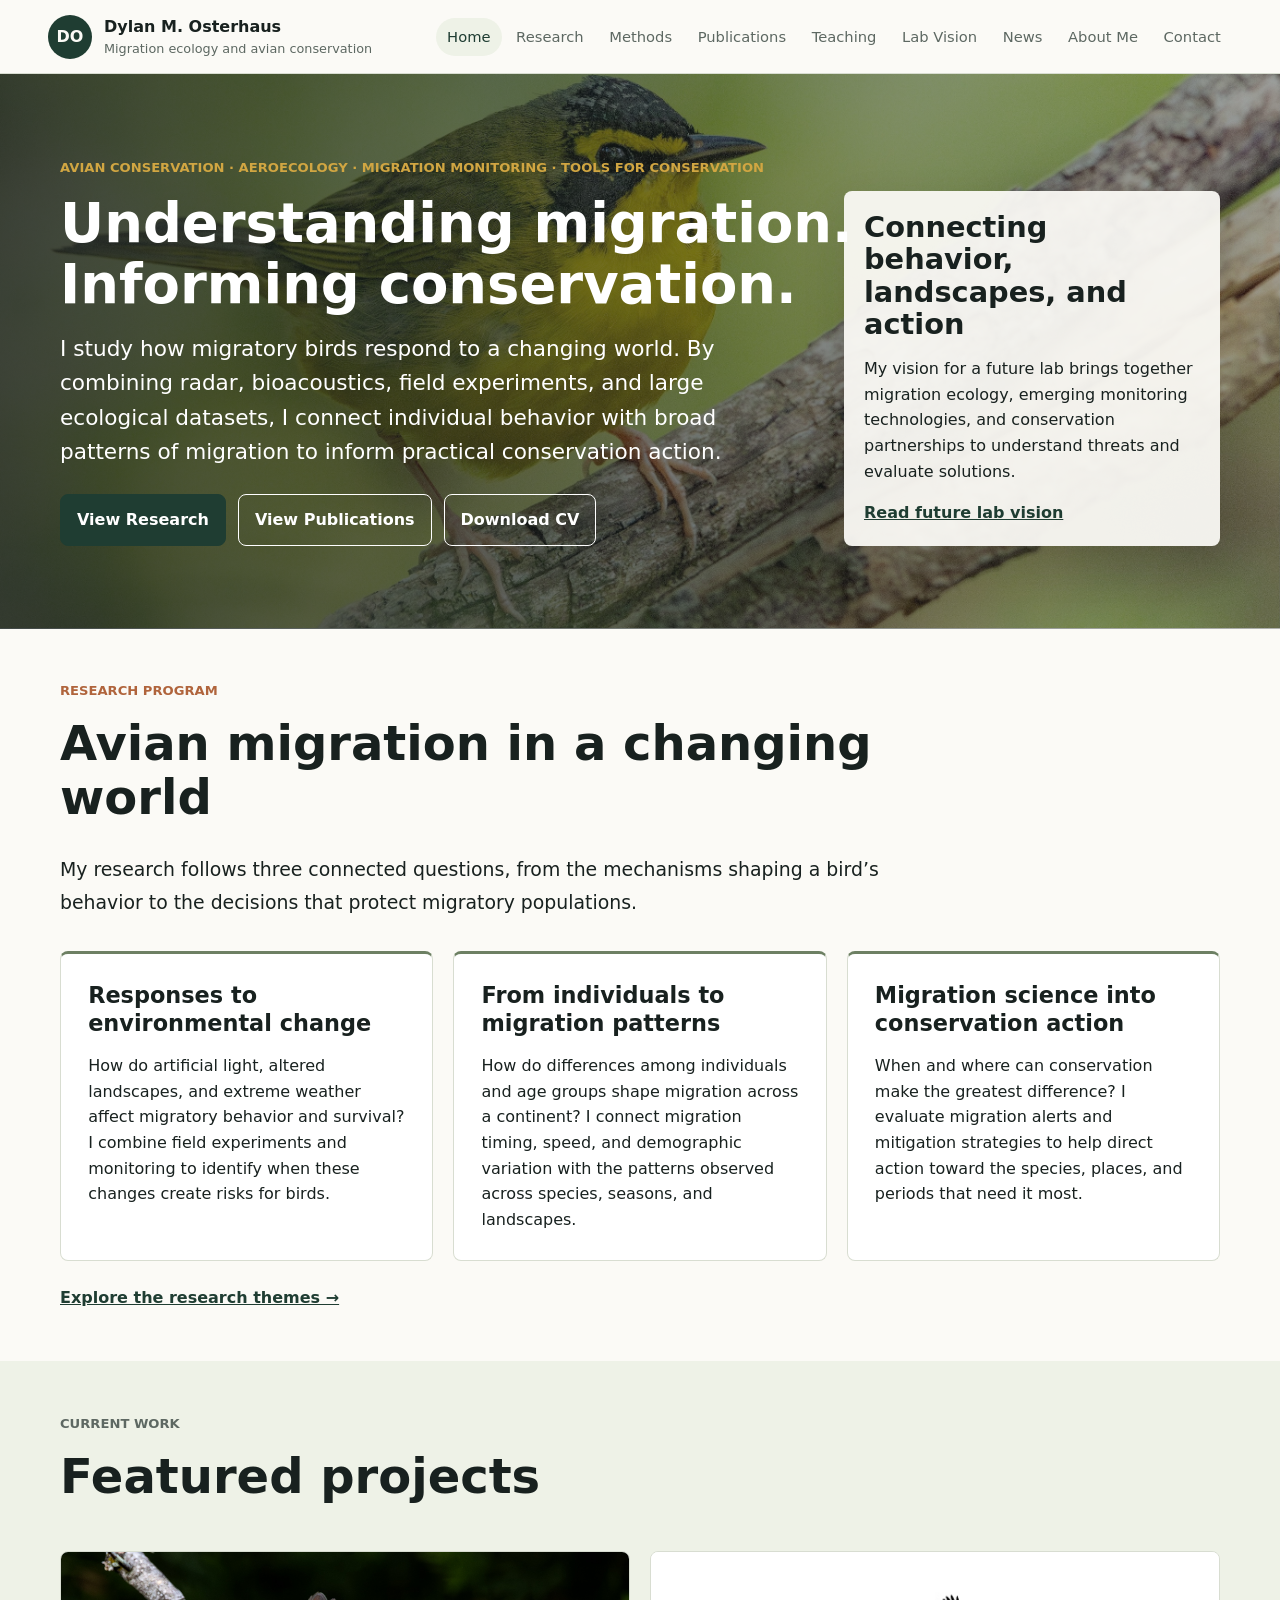
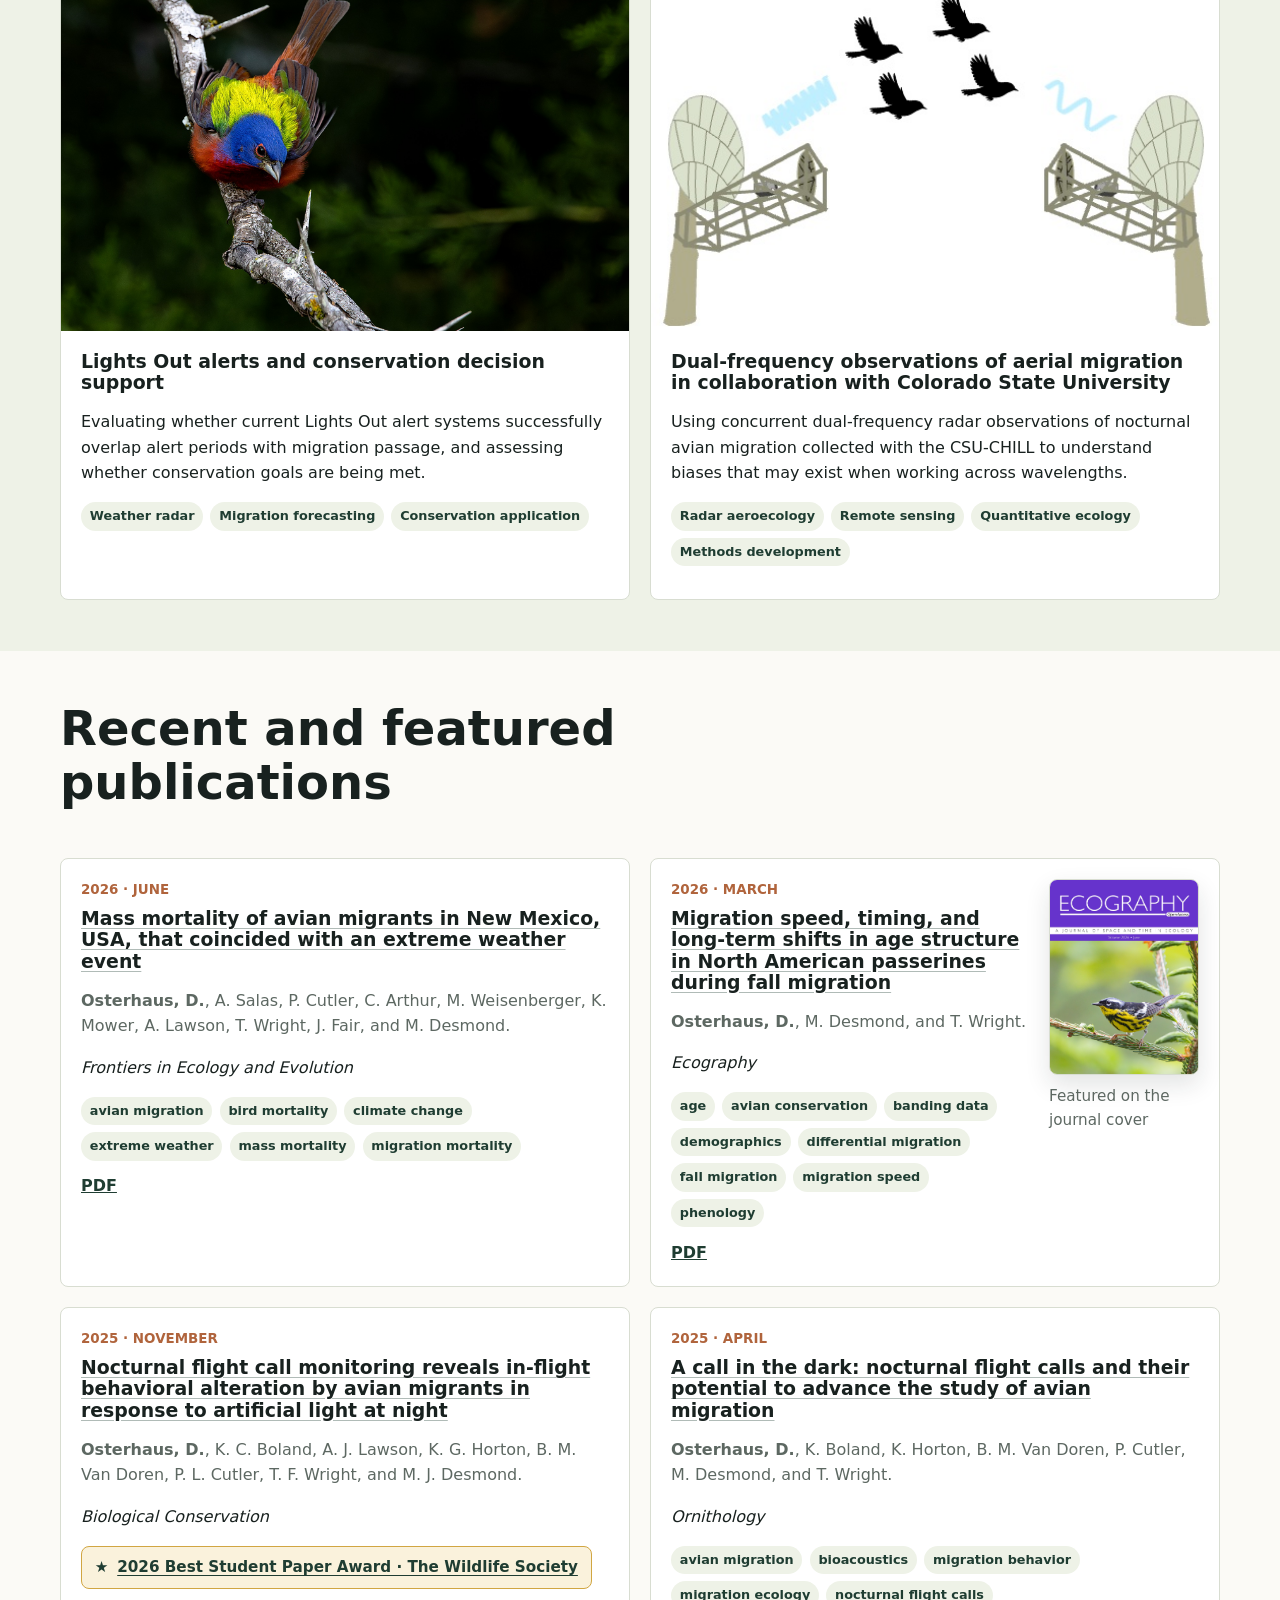
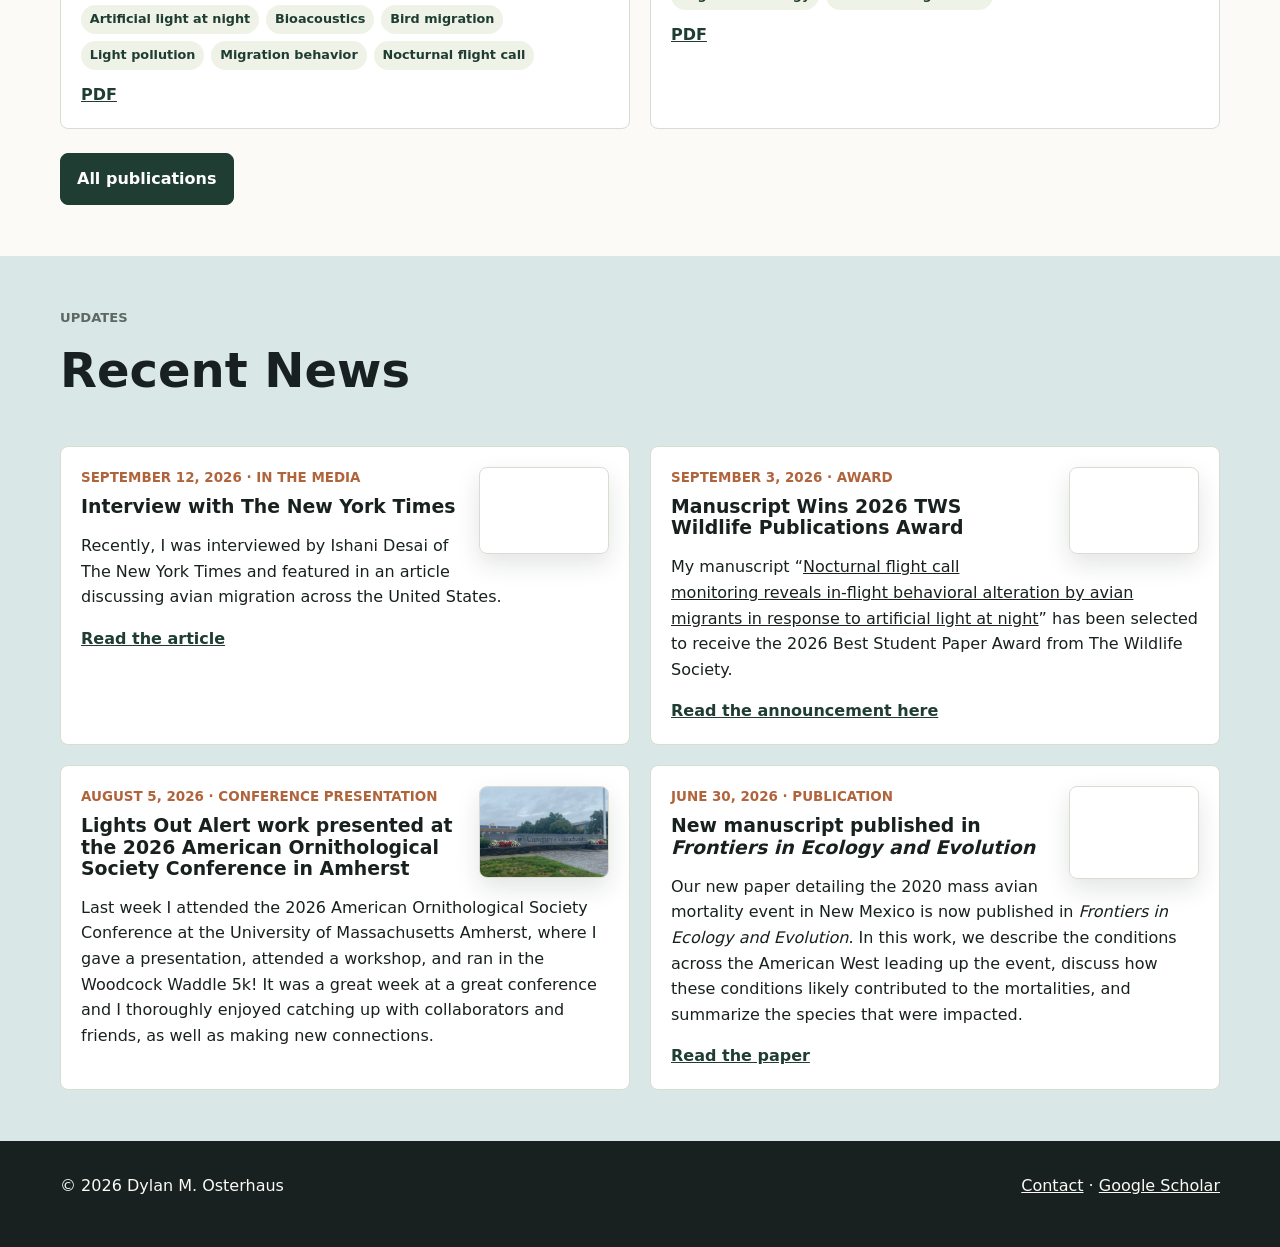
<file: index.html>
<!doctype html>
<html lang="en">
<head>
  <meta charset="utf-8">
  <meta name="viewport" content="width=device-width, initial-scale=1">
  <title>Dylan M. Osterhaus | Avian Conservation & Aeroecology</title>
  <meta name="description" content="Personal research website for Dylan M. Osterhaus, avian conservation and aeroecology researcher.">
  <link rel="icon" href="assets/favicon.svg">
  <link rel="stylesheet" href="assets/css/styles.css?v=3903f892c358">
</head>
<body class="expanded-page home-draft">
  <a class="skip-link button" href="#main">Skip to content</a>
  <header class="site-header" data-site-header></header>

  <main id="main">
    <section class="hero">
      <div class="inner">
        <div>
          <p class="eyebrow">Avian conservation · Aeroecology · Migration monitoring · Tools for Conservation</p>
          <h1><span>Understanding migration.</span><span>Informing conservation.</span></h1>
          <p class="lede">I study how migratory birds respond to a changing world. By combining radar, bioacoustics, field experiments, and large ecological datasets, I connect individual behavior with broad patterns of migration to inform practical conservation action.</p>
          <div class="button-row">
            <a class="button" href="research.html">View Research</a>
            <a class="button secondary" href="publications.html">View Publications</a>
            <a class="button secondary" href="CV/CV_Osterhaus_2026-11-11.docx">Download CV</a>
          </div>
        </div>
        <aside class="hero-card">
          <h2>Connecting behavior, landscapes, and action</h2>
          <p>My vision for a future lab brings together migration ecology, emerging monitoring technologies, and conservation partnerships to understand threats and evaluate solutions.</p>
          <a class="text-link" href="lab-vision.html">Read future lab vision</a>
        </aside>
      </div>
    </section>

<section class="section "><div class="inner"><div class="editorial-heading"><p class="eyebrow">Research Program</p><h2>Avian migration in a changing world</h2></div><p class="section-intro">My research follows three connected questions, from the mechanisms shaping a bird’s behavior to the decisions that protect migratory populations.</p><div class="grid three"><article class="detail-card"><h3>Responses to environmental change</h3><p>How do artificial light, altered landscapes, and extreme weather affect migratory behavior and survival? I combine field experiments and monitoring to identify when these changes create risks for birds.</p></article><article class="detail-card"><h3>From individuals to migration patterns</h3><p>How do differences among individuals and age groups shape migration across a continent? I connect migration timing, speed, and demographic variation with the patterns observed across species, seasons, and landscapes.</p></article><article class="detail-card"><h3>Migration science into conservation action</h3><p>When and where can conservation make the greatest difference? I evaluate migration alerts and mitigation strategies to help direct action toward the species, places, and periods that need it most.</p></article></div><div class="button-row"><a class="text-link" href="research.html">Explore the research themes →</a></div></div></section>    <section class="section band">
      <div class="inner">
        <div class="section-header">
          <div>
            <p class="eyebrow">Current Work</p>
            <h2>Featured projects</h2>
          </div>
        </div>
        <div class="grid two" data-projects data-limit="4"></div>
      </div>
    </section>

    <section class="section">
      <div class="inner">
        <div class="section-header">
          <div>
            <h2>Recent and featured publications</h2>
          </div>
        </div>
        <div class="grid two" data-publications="featured" data-limit="4"></div>
        <div class="button-row">
          <a class="button" href="publications.html">All publications</a>
        </div>
      </div>
    </section>

    <section class="section sky-band">
      <div class="inner">
        <div class="section-header">
          <div>
            <p class="eyebrow">Updates</p>
            <h2>Recent News</h2>
          </div>
        </div>
        <div class="grid two" data-news data-limit="4"></div>
      </div>
    </section>
  </main>

  <footer class="footer">
    <div class="inner">
      <p>© <span data-year></span> Dylan M. Osterhaus</p>
      <p><a href="contact.html">Contact</a> · <a href="https://scholar.google.com/citations?user=TTOQT60AAAAJ&hl=en&oi=ao">Google Scholar</a></p>
    </div>
  </footer>

  <script src="data/publications.js?v=88f7b98a69ec"></script>
  <script src="data/projects.js?v=8a13b5bf160b"></script>
  <script src="data/news.js?v=7cdc6ceba3e5"></script>
  <script src="assets/js/main.js?v=f4d41892ff71"></script>
</body>
</html>
</file>
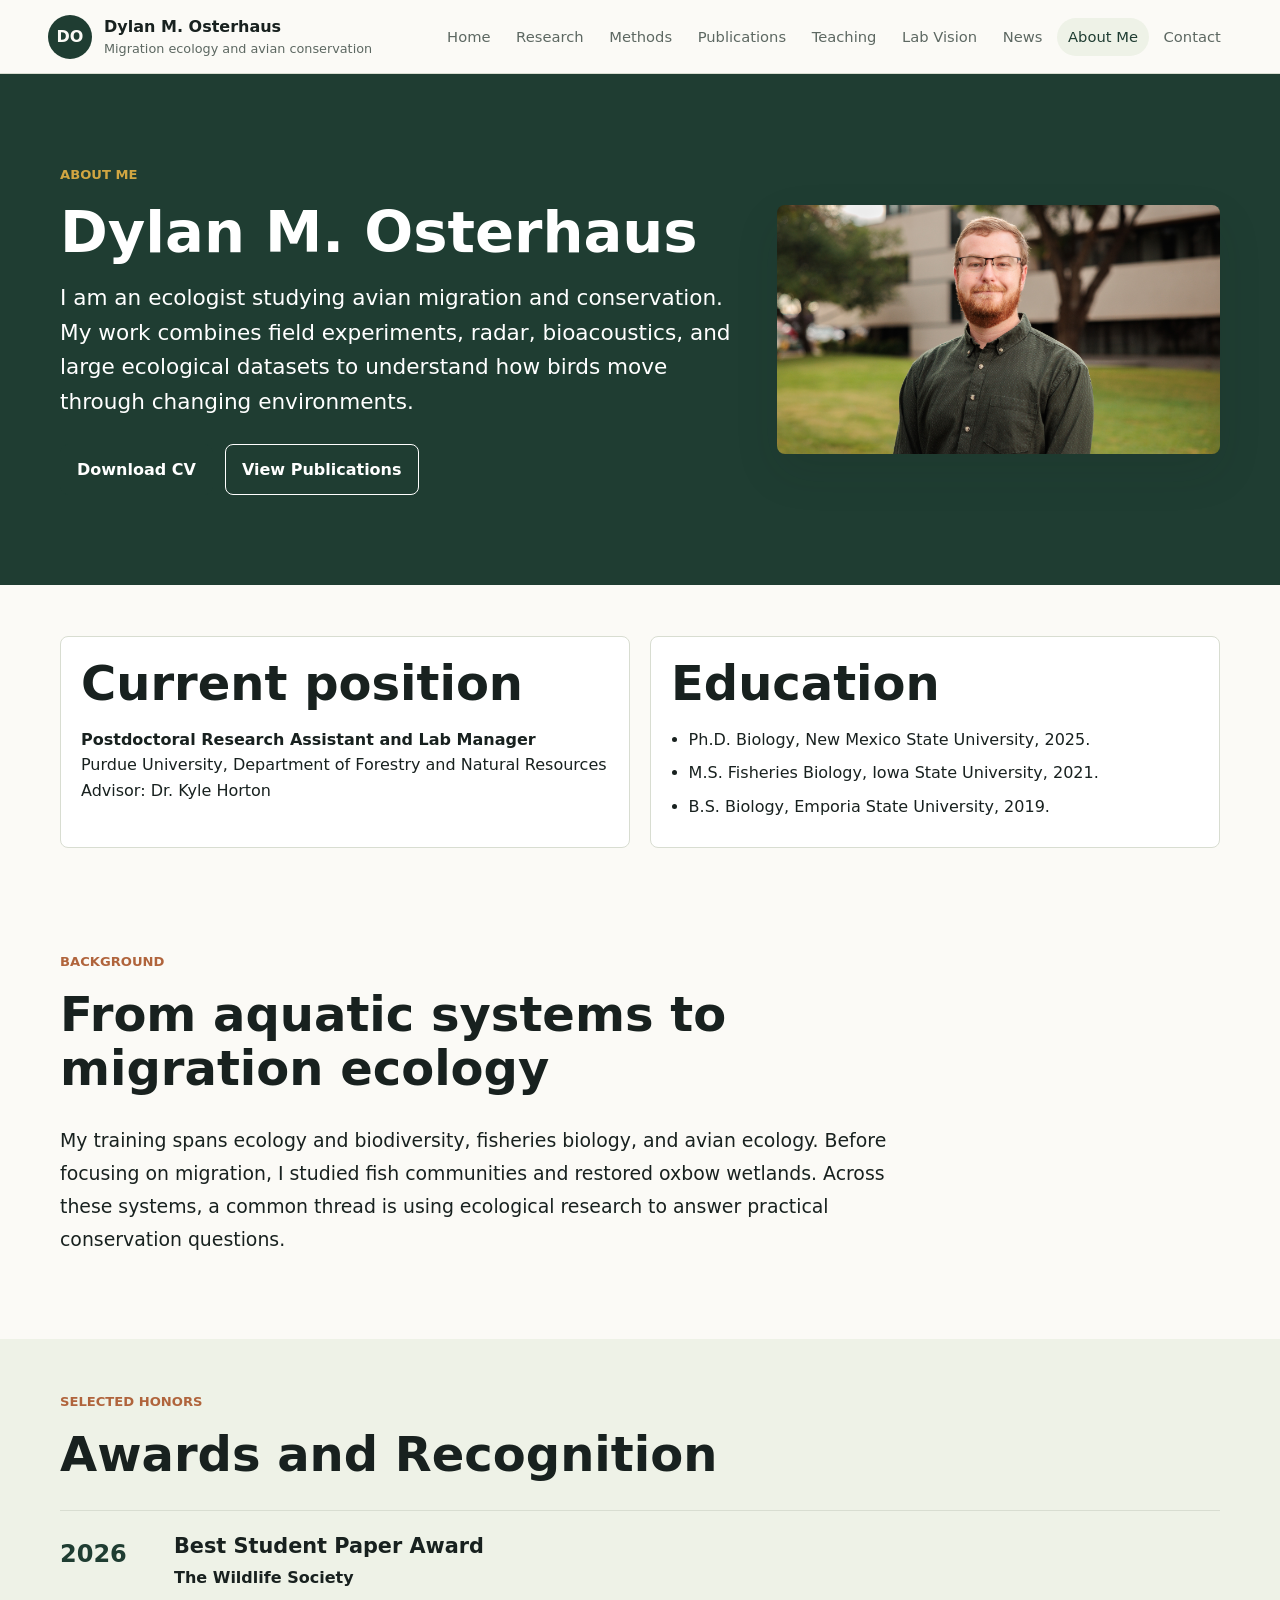
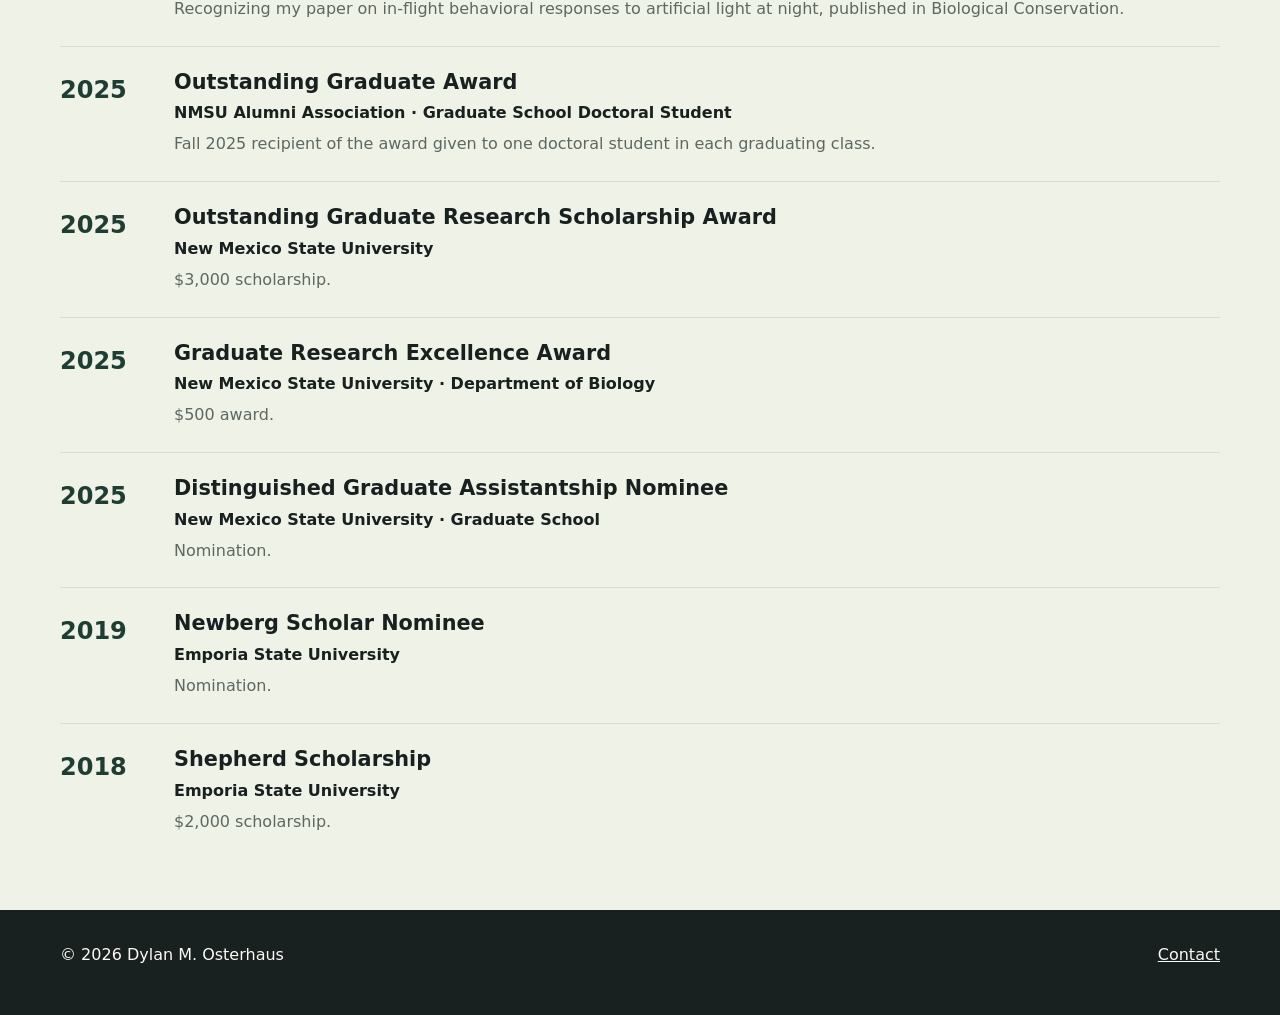
<file: about.html>
<!doctype html>
<html lang="en">
<head>
  <meta charset="utf-8">
  <meta name="viewport" content="width=device-width, initial-scale=1">
  <title>About Me | Dylan M. Osterhaus</title>
  <link rel="icon" href="assets/favicon.svg">
  <link rel="stylesheet" href="assets/css/styles.css?v=3903f892c358">
</head>
<body class="expanded-page about-page">
  <header class="site-header" data-site-header></header>
  <main>
    <section class="page-hero">
      <div class="inner split">
        <div>
        <p class="eyebrow">About Me</p>
        <h1>Dylan M. Osterhaus</h1>
        <p class="lede">I am an ecologist studying avian migration and conservation. My work combines field experiments, radar, bioacoustics, and large ecological datasets to understand how birds move through changing environments.</p>
        <div class="button-row">
          <a class="button" href="CV/CV_Osterhaus_2026-11-11.docx">Download CV</a>
          <a class="button secondary" href="publications.html">View Publications</a>
        </div>
        </div>
        <img class="portrait" src="Photos/NMSU Grad Headshot_Profile Photo copy.jpg" alt="Dylan M. Osterhaus">
      </div>
    </section>
    <section class="section">
      <div class="inner grid two">
        <article class="value-card">
          <h2>Current position</h2>
          <p><strong>Postdoctoral Research Assistant and Lab Manager</strong><br>Purdue University, Department of Forestry and Natural Resources<br>Advisor: Dr. Kyle Horton</p>
        </article>
        <article class="value-card">
          <h2>Education</h2>
          <ul class="list-clean">
            <li>Ph.D. Biology, New Mexico State University, 2025.</li>
            <li>M.S. Fisheries Biology, Iowa State University, 2021.</li>
            <li>B.S. Biology, Emporia State University, 2019.</li>
          </ul>
        </article>
      </div>
    </section>
<section class="section "><div class="inner"><div class="editorial-heading"><p class="eyebrow">Background</p><h2>From aquatic systems to migration ecology</h2></div><p class="section-intro">My training spans ecology and biodiversity, fisheries biology, and avian ecology. Before focusing on migration, I studied fish communities and restored oxbow wetlands. Across these systems, a common thread is using ecological research to answer practical conservation questions.</p></div></section><section class="section band"><div class="inner"><div class="editorial-heading"><p class="eyebrow">Selected Honors</p><h2>Awards and Recognition</h2></div><div class="awards-list"><article class="award-row"><span class="award-year">2026</span><div><h3>Best Student Paper Award</h3><p class="award-org">The Wildlife Society</p><p>Recognizing my paper on in-flight behavioral responses to artificial light at night, published in Biological Conservation.</p></div></article><article class="award-row"><span class="award-year">2025</span><div><h3>Outstanding Graduate Award</h3><p class="award-org">NMSU Alumni Association · Graduate School Doctoral Student</p><p>Fall 2025 recipient of the award given to one doctoral student in each graduating class.</p></div></article><article class="award-row"><span class="award-year">2025</span><div><h3>Outstanding Graduate Research Scholarship Award</h3><p class="award-org">New Mexico State University</p><p>$3,000 scholarship.</p></div></article><article class="award-row"><span class="award-year">2025</span><div><h3>Graduate Research Excellence Award</h3><p class="award-org">New Mexico State University · Department of Biology</p><p>$500 award.</p></div></article><article class="award-row"><span class="award-year">2025</span><div><h3>Distinguished Graduate Assistantship Nominee</h3><p class="award-org">New Mexico State University · Graduate School</p><p>Nomination.</p></div></article><article class="award-row"><span class="award-year">2019</span><div><h3>Newberg Scholar Nominee</h3><p class="award-org">Emporia State University</p><p>Nomination.</p></div></article><article class="award-row"><span class="award-year">2018</span><div><h3>Shepherd Scholarship</h3><p class="award-org">Emporia State University</p><p>$2,000 scholarship.</p></div></article></div></div></section>  </main>
  <footer class="footer"><div class="inner"><p>© <span data-year></span> Dylan M. Osterhaus</p><p><a href="contact.html">Contact</a></p></div></footer>
  <script src="assets/js/main.js?v=f4d41892ff71"></script>
</body>
</html>
</file>
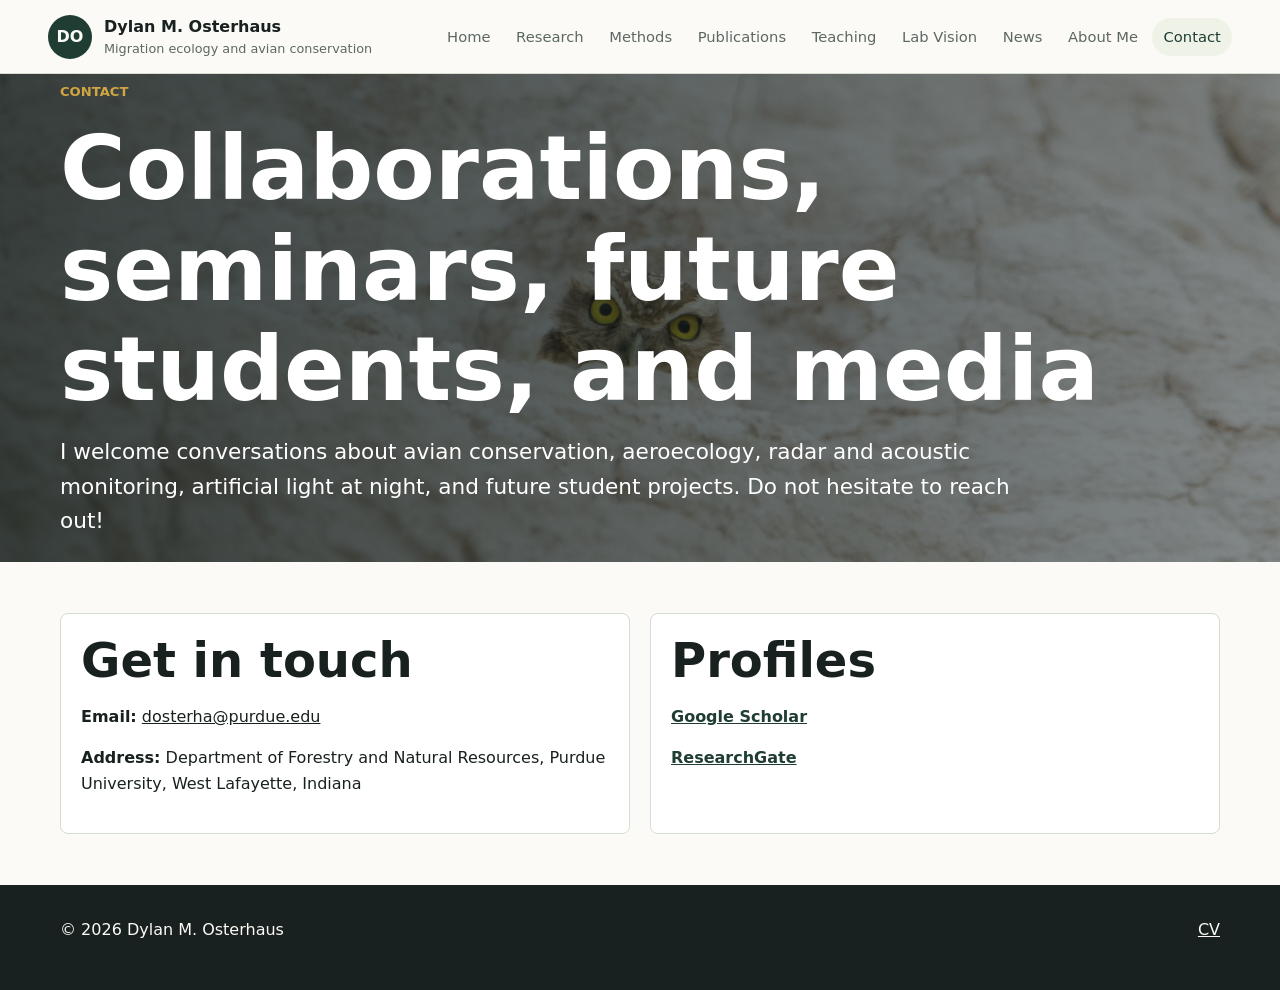
<file: contact.html>
<!doctype html>
<html lang="en">
<head>
  <meta charset="utf-8">
  <meta name="viewport" content="width=device-width, initial-scale=1">
  <title>Contact | Dylan M. Osterhaus</title>
  <link rel="icon" href="assets/favicon.svg">
  <link rel="stylesheet" href="assets/css/styles.css?v=3903f892c358">
</head>
<body>
  <header class="site-header" data-site-header></header>
  <main>
    <section class="page-hero photo-hero contact-hero">
      <div class="inner">
        <p class="eyebrow">Contact</p>
        <h1>Collaborations, seminars, future students, and media</h1>
        <p class="lede">I welcome conversations about avian conservation, aeroecology, radar and acoustic monitoring, artificial light at night, and future student projects. Do not hesitate to reach out!</p>
      </div>
    </section>
    <section class="section">
      <div class="inner grid two">
        <article class="contact-card">
          <h2>Get in touch</h2>
          <p><strong>Email:</strong> <a href="mailto:dosterha@purdue.edu">dosterha@purdue.edu</a></p>
          <p><strong>Address:</strong> Department of Forestry and Natural Resources, Purdue University, West Lafayette, Indiana</p>
        </article>
        <article class="contact-card">
          <h2>Profiles</h2>
          <p><a class="text-link" href="https://scholar.google.com/citations?user=TTOQT60AAAAJ&hl=en&oi=ao">Google Scholar</a></p>
          <p><a class="text-link" href="https://www.researchgate.net/profile/Dylan-Osterhaus">ResearchGate</a></p>
        </article>
      </div>
    </section>
  </main>
  <footer class="footer"><div class="inner"><p>© <span data-year></span> Dylan M. Osterhaus</p><p><a href="cv.html">CV</a></p></div></footer>
  <script src="assets/js/main.js?v=f4d41892ff71"></script>
</body>
</html>
</file>
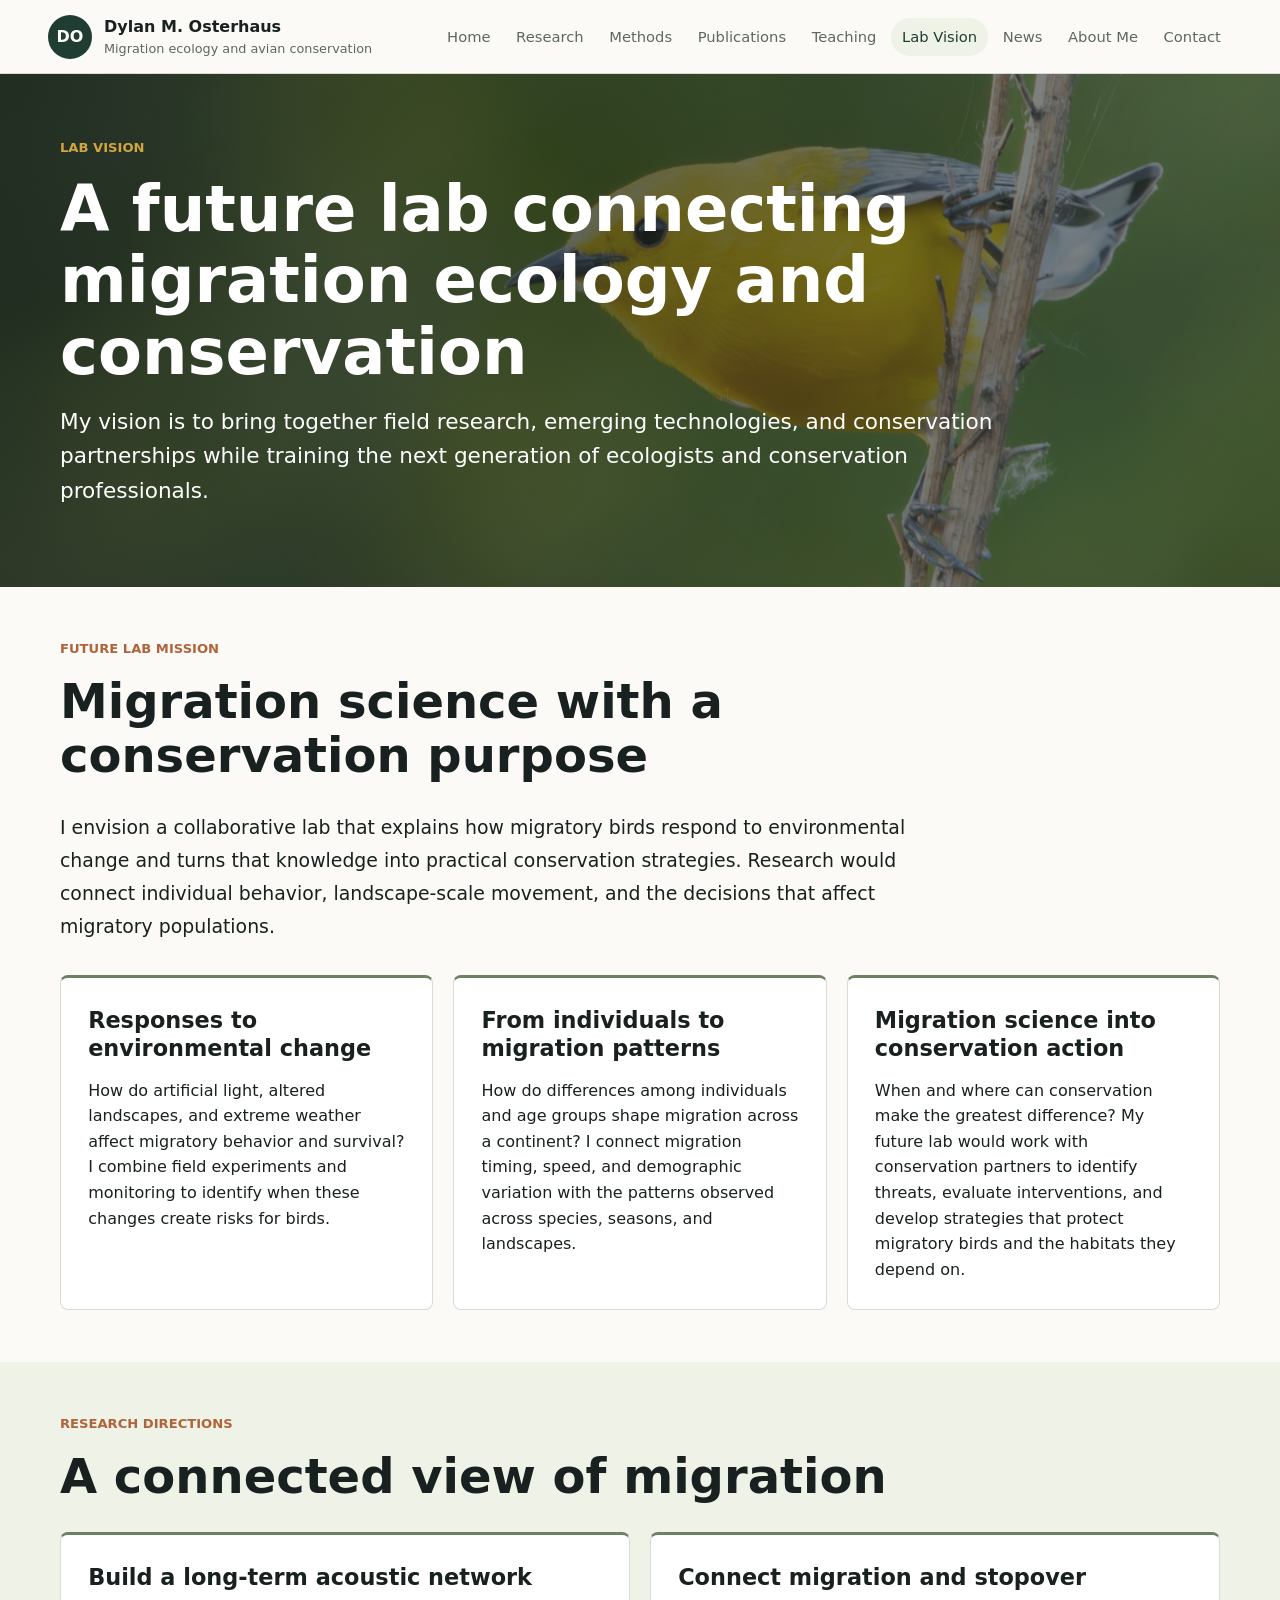
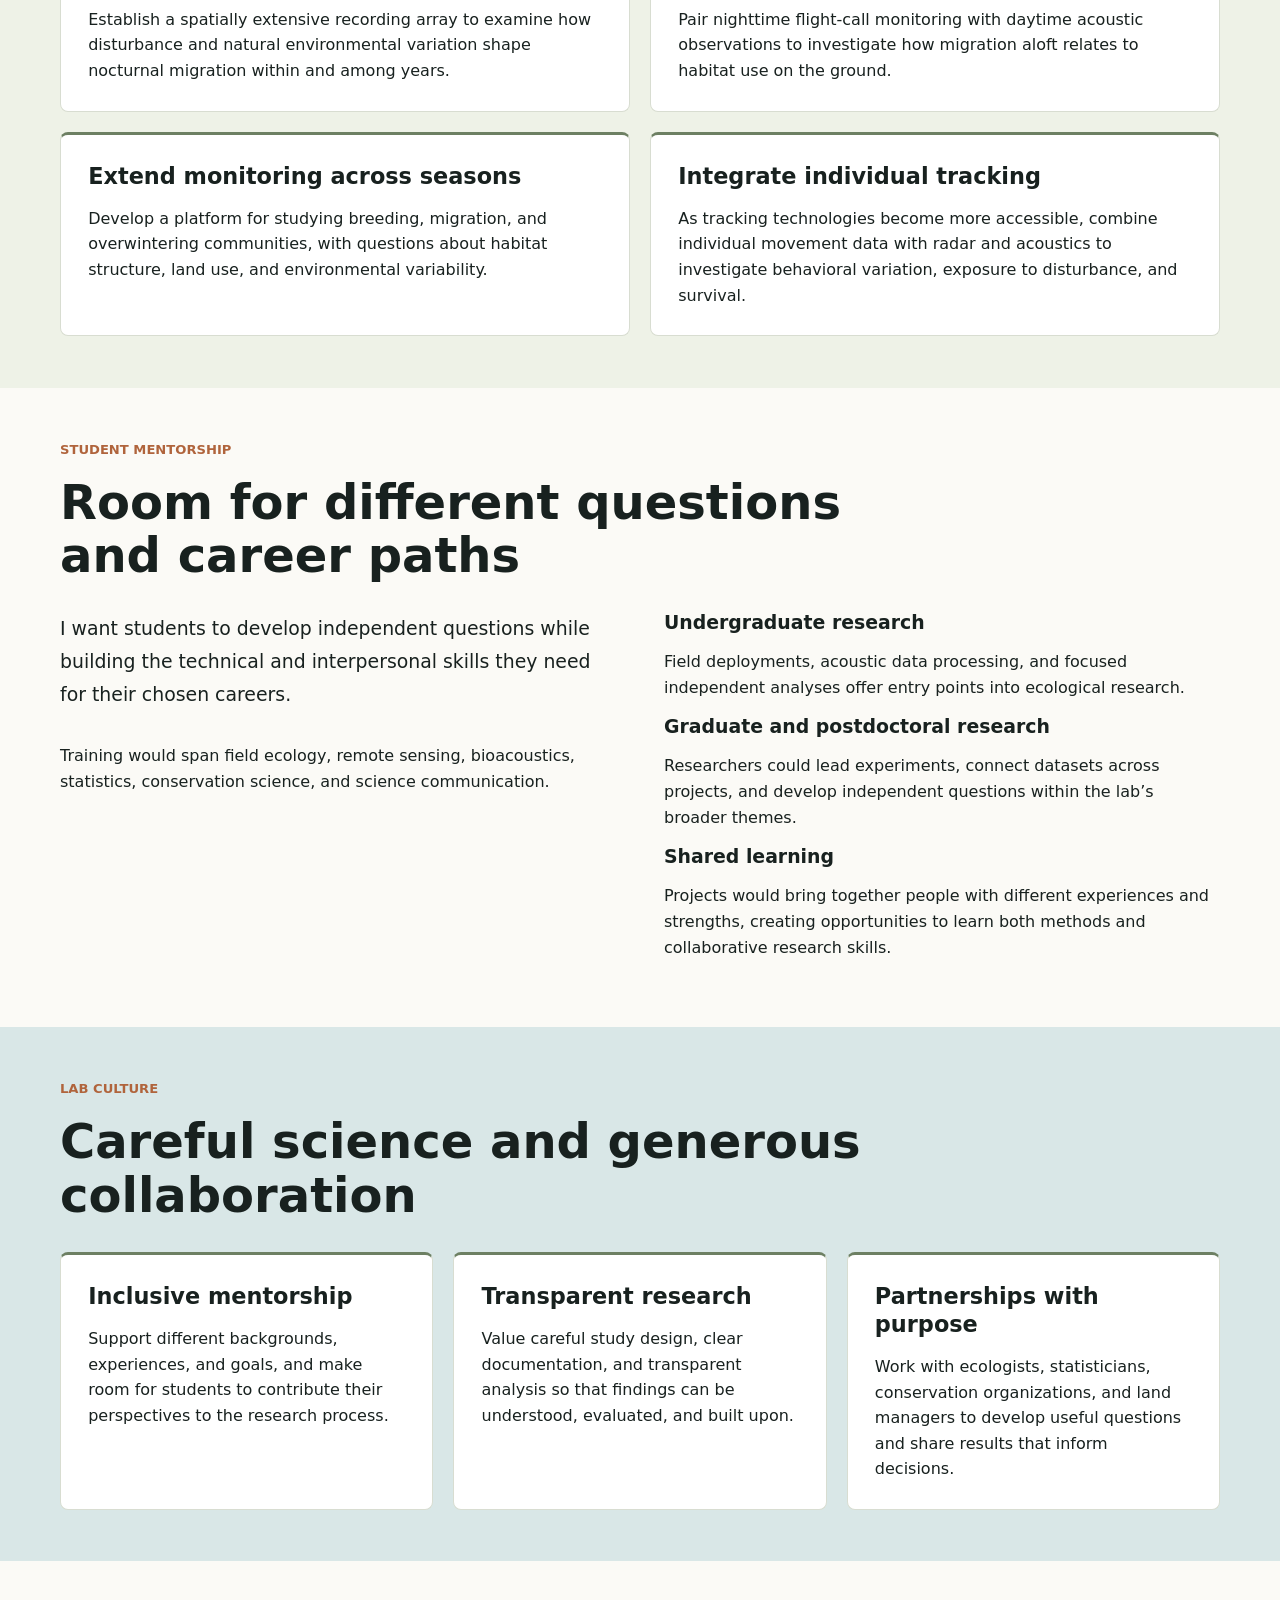
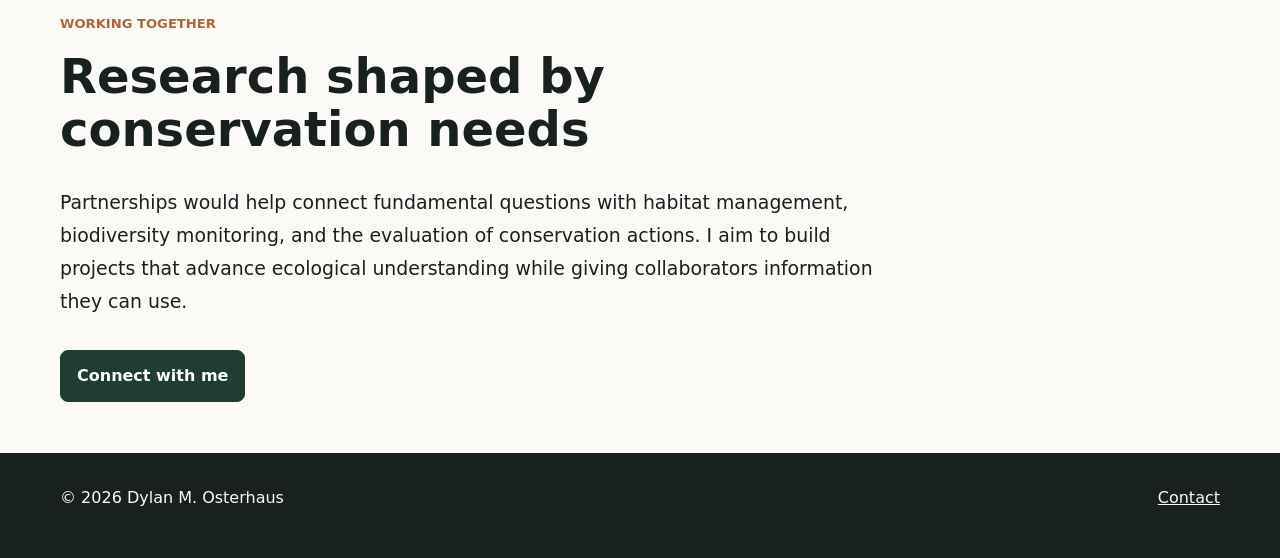
<file: lab-vision.html>
<!doctype html>
<html lang="en">
<head>
  <meta charset="utf-8">
  <meta name="viewport" content="width=device-width, initial-scale=1">
  <title>Lab Vision | Dylan M. Osterhaus</title>
  <link rel="icon" href="assets/favicon.svg">
  <link rel="stylesheet" href="assets/css/styles.css?v=3903f892c358">
</head>
<body class="expanded-page">
  <a class="skip-link button" href="#main">Skip to content</a>
  <header class="site-header" data-site-header></header>
  <main id="main"><section class="page-hero photo-hero lab-vision-hero"><div class="inner"><p class="eyebrow">Lab Vision</p><h1>A future lab connecting migration ecology and conservation</h1><p class="lede">My vision is to bring together field research, emerging technologies, and conservation partnerships while training the next generation of ecologists and conservation professionals.</p></div></section><section class="section "><div class="inner"><div class="editorial-heading"><p class="eyebrow">Future Lab Mission</p><h2>Migration science with a conservation purpose</h2></div><p class="section-intro">I envision a collaborative lab that explains how migratory birds respond to environmental change and turns that knowledge into practical conservation strategies. Research would connect individual behavior, landscape-scale movement, and the decisions that affect migratory populations.</p><div class="grid three"><article class="detail-card"><h3>Responses to environmental change</h3><p>How do artificial light, altered landscapes, and extreme weather affect migratory behavior and survival? I combine field experiments and monitoring to identify when these changes create risks for birds.</p></article><article class="detail-card"><h3>From individuals to migration patterns</h3><p>How do differences among individuals and age groups shape migration across a continent? I connect migration timing, speed, and demographic variation with the patterns observed across species, seasons, and landscapes.</p></article><article class="detail-card"><h3>Migration science into conservation action</h3><p>When and where can conservation make the greatest difference? My future lab would work with conservation partners to identify threats, evaluate interventions, and develop strategies that protect migratory birds and the habitats they depend on.</p></article></div></div></section><section class="section band"><div class="inner"><div class="editorial-heading"><p class="eyebrow">Research Directions</p><h2>A connected view of migration</h2></div><div class="grid two"><article class="detail-card"><h3>Build a long-term acoustic network</h3><p>Establish a spatially extensive recording array to examine how disturbance and natural environmental variation shape nocturnal migration within and among years.</p></article><article class="detail-card"><h3>Connect migration and stopover</h3><p>Pair nighttime flight-call monitoring with daytime acoustic observations to investigate how migration aloft relates to habitat use on the ground.</p></article><article class="detail-card"><h3>Extend monitoring across seasons</h3><p>Develop a platform for studying breeding, migration, and overwintering communities, with questions about habitat structure, land use, and environmental variability.</p></article><article class="detail-card"><h3>Integrate individual tracking</h3><p>As tracking technologies become more accessible, combine individual movement data with radar and acoustics to investigate behavioral variation, exposure to disturbance, and survival.</p></article></div></div></section><section class="section "><div class="inner"><div class="editorial-heading"><p class="eyebrow">Student Mentorship</p><h2>Room for different questions and career paths</h2></div><div class="editorial-split"><div><p class="section-intro">I want students to develop independent questions while building the technical and interpersonal skills they need for their chosen careers.</p><p>Training would span field ecology, remote sensing, bioacoustics, statistics, conservation science, and science communication.</p></div><div><h3>Undergraduate research</h3><p>Field deployments, acoustic data processing, and focused independent analyses offer entry points into ecological research.</p><h3>Graduate and postdoctoral research</h3><p>Researchers could lead experiments, connect datasets across projects, and develop independent questions within the lab’s broader themes.</p><h3>Shared learning</h3><p>Projects would bring together people with different experiences and strengths, creating opportunities to learn both methods and collaborative research skills.</p></div></div></div></section><section class="section sky-band"><div class="inner"><div class="editorial-heading"><p class="eyebrow">Lab Culture</p><h2>Careful science and generous collaboration</h2></div><div class="grid three"><article class="detail-card"><h3>Inclusive mentorship</h3><p>Support different backgrounds, experiences, and goals, and make room for students to contribute their perspectives to the research process.</p></article><article class="detail-card"><h3>Transparent research</h3><p>Value careful study design, clear documentation, and transparent analysis so that findings can be understood, evaluated, and built upon.</p></article><article class="detail-card"><h3>Partnerships with purpose</h3><p>Work with ecologists, statisticians, conservation organizations, and land managers to develop useful questions and share results that inform decisions.</p></article></div></div></section><section class="section "><div class="inner"><div class="editorial-heading"><p class="eyebrow">Working Together</p><h2>Research shaped by conservation needs</h2></div><p class="section-intro">Partnerships would help connect fundamental questions with habitat management, biodiversity monitoring, and the evaluation of conservation actions. I aim to build projects that advance ecological understanding while giving collaborators information they can use.</p><a class="button" href="contact.html">Connect with me</a></div></section></main>
  <footer class="footer"><div class="inner"><p>© <span data-year></span> Dylan M. Osterhaus</p><p><a href="contact.html">Contact</a></p></div></footer>
  <script src="assets/js/main.js?v=f4d41892ff71"></script>
</body>
</html>
</file>
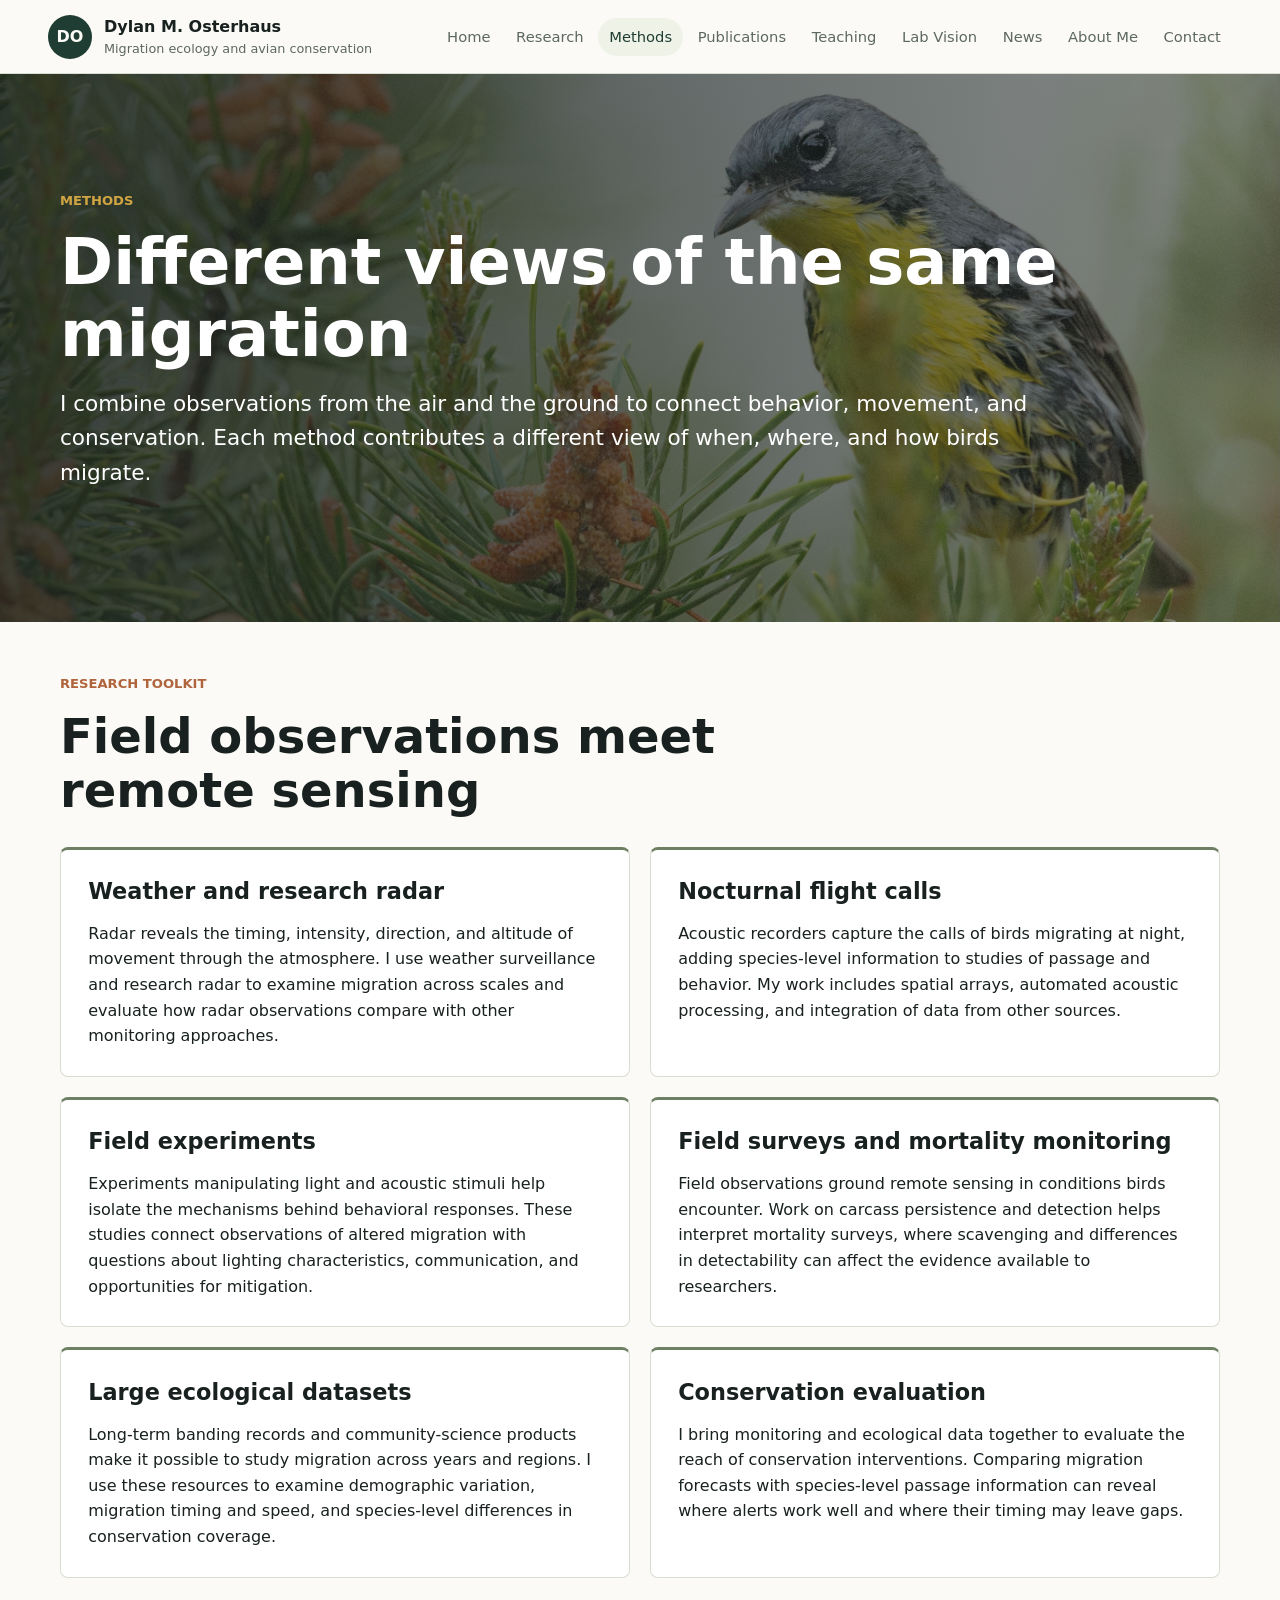
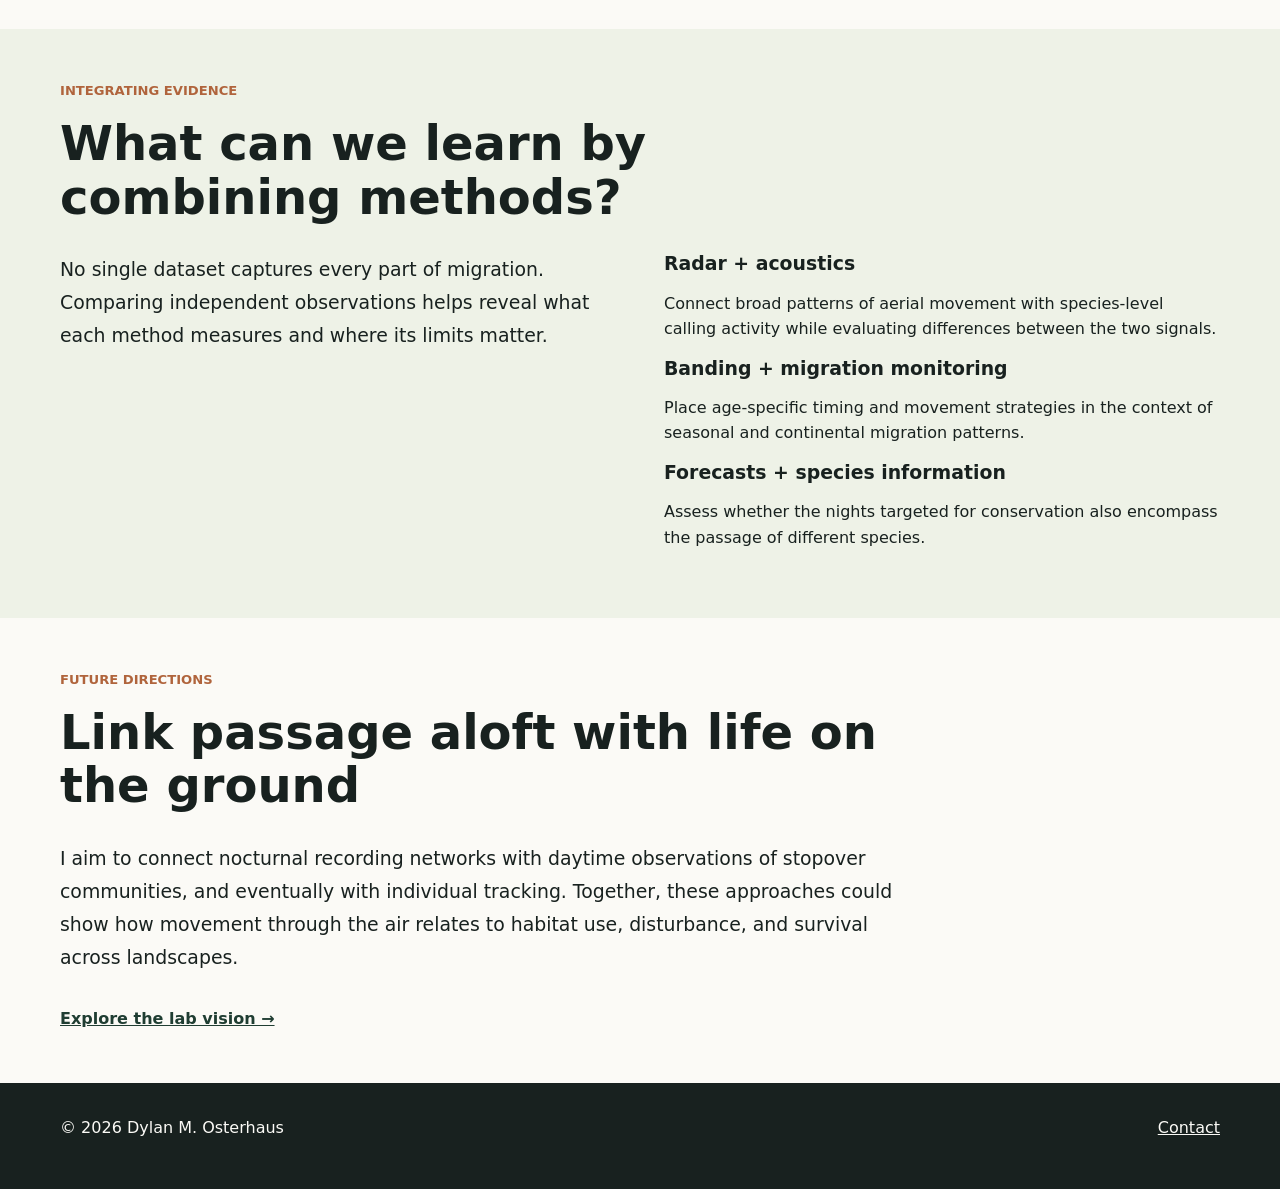
<file: methods.html>
<!doctype html>
<html lang="en">
<head>
  <meta charset="utf-8">
  <meta name="viewport" content="width=device-width, initial-scale=1">
  <title>Methods | Dylan M. Osterhaus</title>
  <link rel="icon" href="assets/favicon.svg">
  <link rel="stylesheet" href="assets/css/styles.css?v=3903f892c358">
</head>
<body class="expanded-page">
  <a class="skip-link button" href="#main">Skip to content</a>
  <header class="site-header" data-site-header></header>
  <main id="main"><section class="page-hero photo-hero methods-hero"><div class="inner"><p class="eyebrow">Methods</p><h1>Different views of the same migration</h1><p class="lede">I combine observations from the air and the ground to connect behavior, movement, and conservation. Each method contributes a different view of when, where, and how birds migrate.</p></div></section><section class="section "><div class="inner"><div class="editorial-heading"><p class="eyebrow">Research Toolkit</p><h2>Field observations meet remote sensing</h2></div><div class="grid two"><article class="detail-card"><h3>Weather and research radar</h3><p>Radar reveals the timing, intensity, direction, and altitude of movement through the atmosphere. I use weather surveillance and research radar to examine migration across scales and evaluate how radar observations compare with other monitoring approaches.</p></article><article class="detail-card"><h3>Nocturnal flight calls</h3><p>Acoustic recorders capture the calls of birds migrating at night, adding species-level information to studies of passage and behavior. My work includes spatial arrays, automated acoustic processing, and integration of data from other sources.</p></article><article class="detail-card"><h3>Field experiments</h3><p>Experiments manipulating light and acoustic stimuli help isolate the mechanisms behind behavioral responses. These studies connect observations of altered migration with questions about lighting characteristics, communication, and opportunities for mitigation.</p></article><article class="detail-card"><h3>Field surveys and mortality monitoring</h3><p>Field observations ground remote sensing in conditions birds encounter. Work on carcass persistence and detection helps interpret mortality surveys, where scavenging and differences in detectability can affect the evidence available to researchers.</p></article><article class="detail-card"><h3>Large ecological datasets</h3><p>Long-term banding records and community-science products make it possible to study migration across years and regions. I use these resources to examine demographic variation, migration timing and speed, and species-level differences in conservation coverage.</p></article><article class="detail-card"><h3>Conservation evaluation</h3><p>I bring monitoring and ecological data together to evaluate the reach of conservation interventions. Comparing migration forecasts with species-level passage information can reveal where alerts work well and where their timing may leave gaps.</p></article></div></div></section><section class="section band"><div class="inner"><div class="editorial-heading"><p class="eyebrow">Integrating Evidence</p><h2>What can we learn by combining methods?</h2></div><div class="editorial-split"><p class="section-intro">No single dataset captures every part of migration. Comparing independent observations helps reveal what each method measures and where its limits matter.</p><div><h3>Radar + acoustics</h3><p>Connect broad patterns of aerial movement with species-level calling activity while evaluating differences between the two signals.</p><h3>Banding + migration monitoring</h3><p>Place age-specific timing and movement strategies in the context of seasonal and continental migration patterns.</p><h3>Forecasts + species information</h3><p>Assess whether the nights targeted for conservation also encompass the passage of different species.</p></div></div></div></section><section class="section "><div class="inner"><div class="editorial-heading"><p class="eyebrow">Future Directions</p><h2>Link passage aloft with life on the ground</h2></div><p class="section-intro">I aim to connect nocturnal recording networks with daytime observations of stopover communities, and eventually with individual tracking. Together, these approaches could show how movement through the air relates to habitat use, disturbance, and survival across landscapes.</p><a class="text-link" href="lab-vision.html">Explore the lab vision →</a></div></section></main>
  <footer class="footer"><div class="inner"><p>© <span data-year></span> Dylan M. Osterhaus</p><p><a href="contact.html">Contact</a></p></div></footer>
  <script src="assets/js/main.js?v=f4d41892ff71"></script>
</body>
</html>
</file>
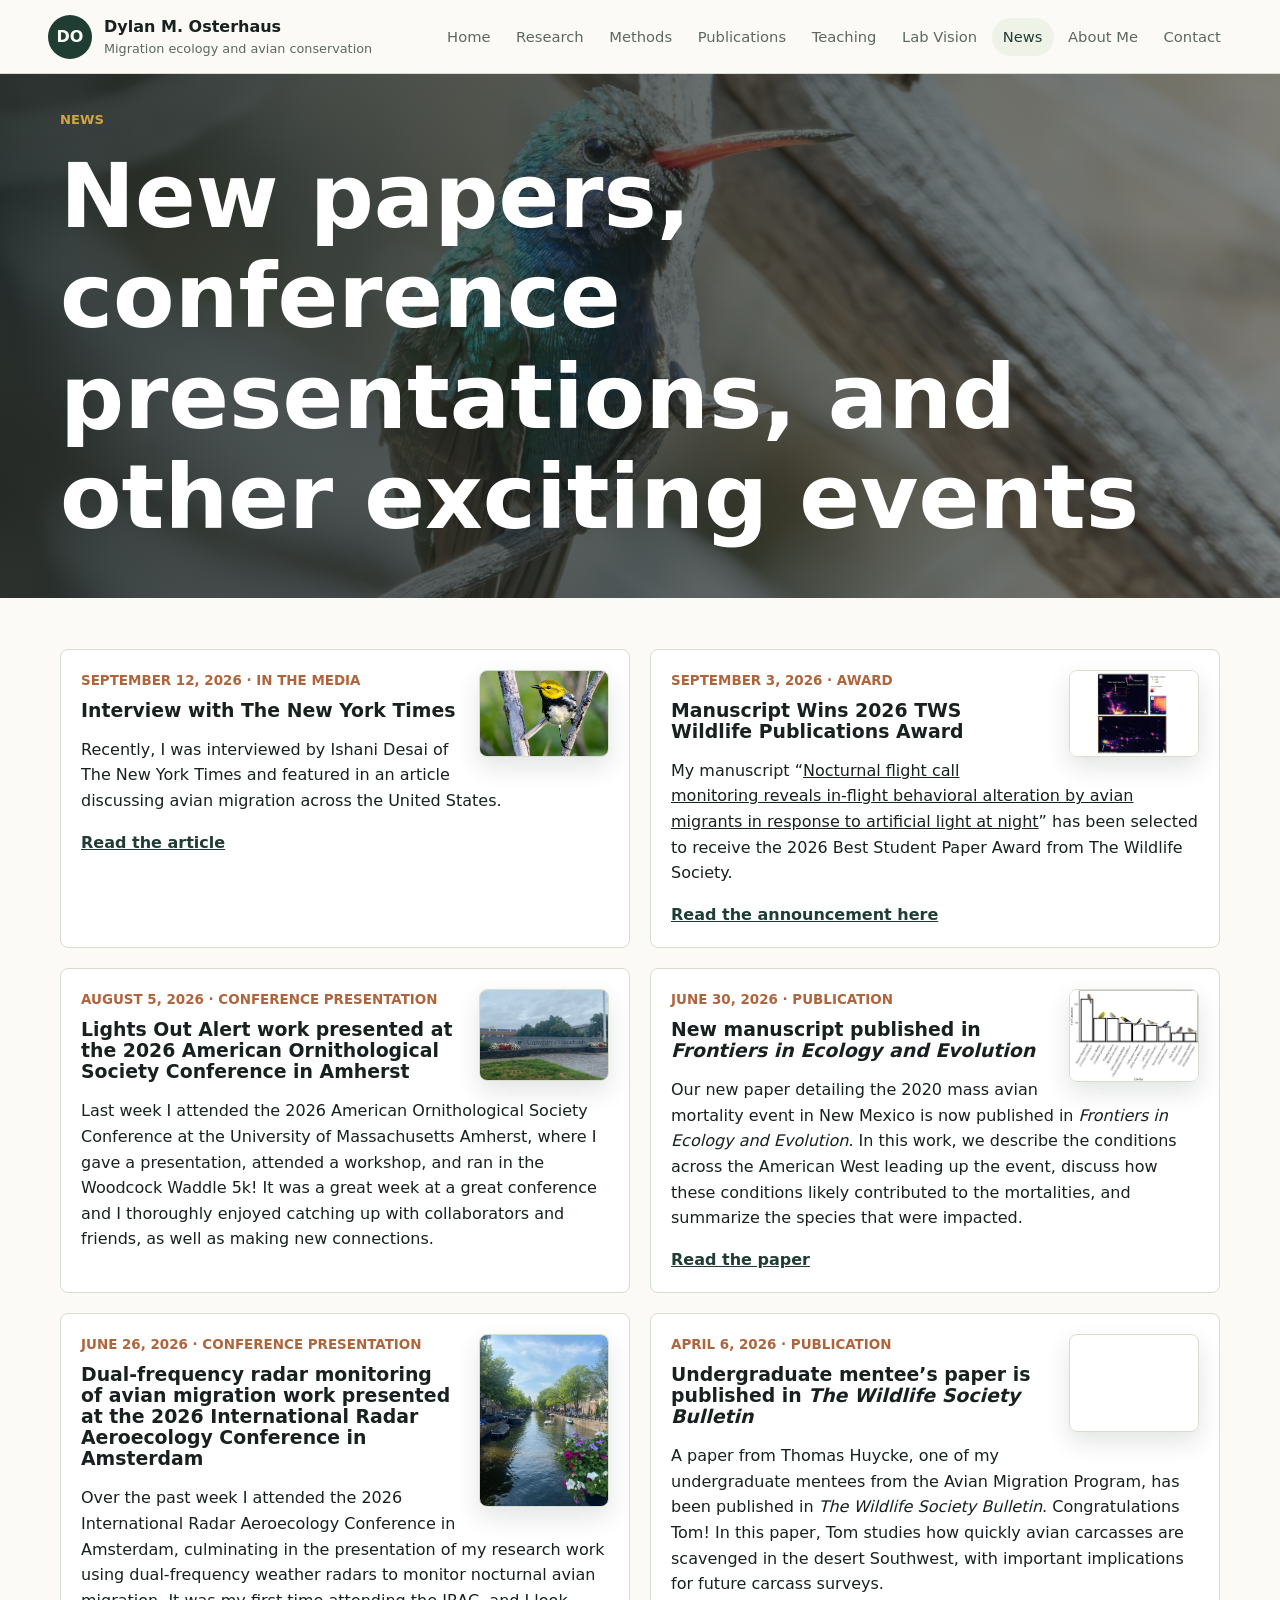
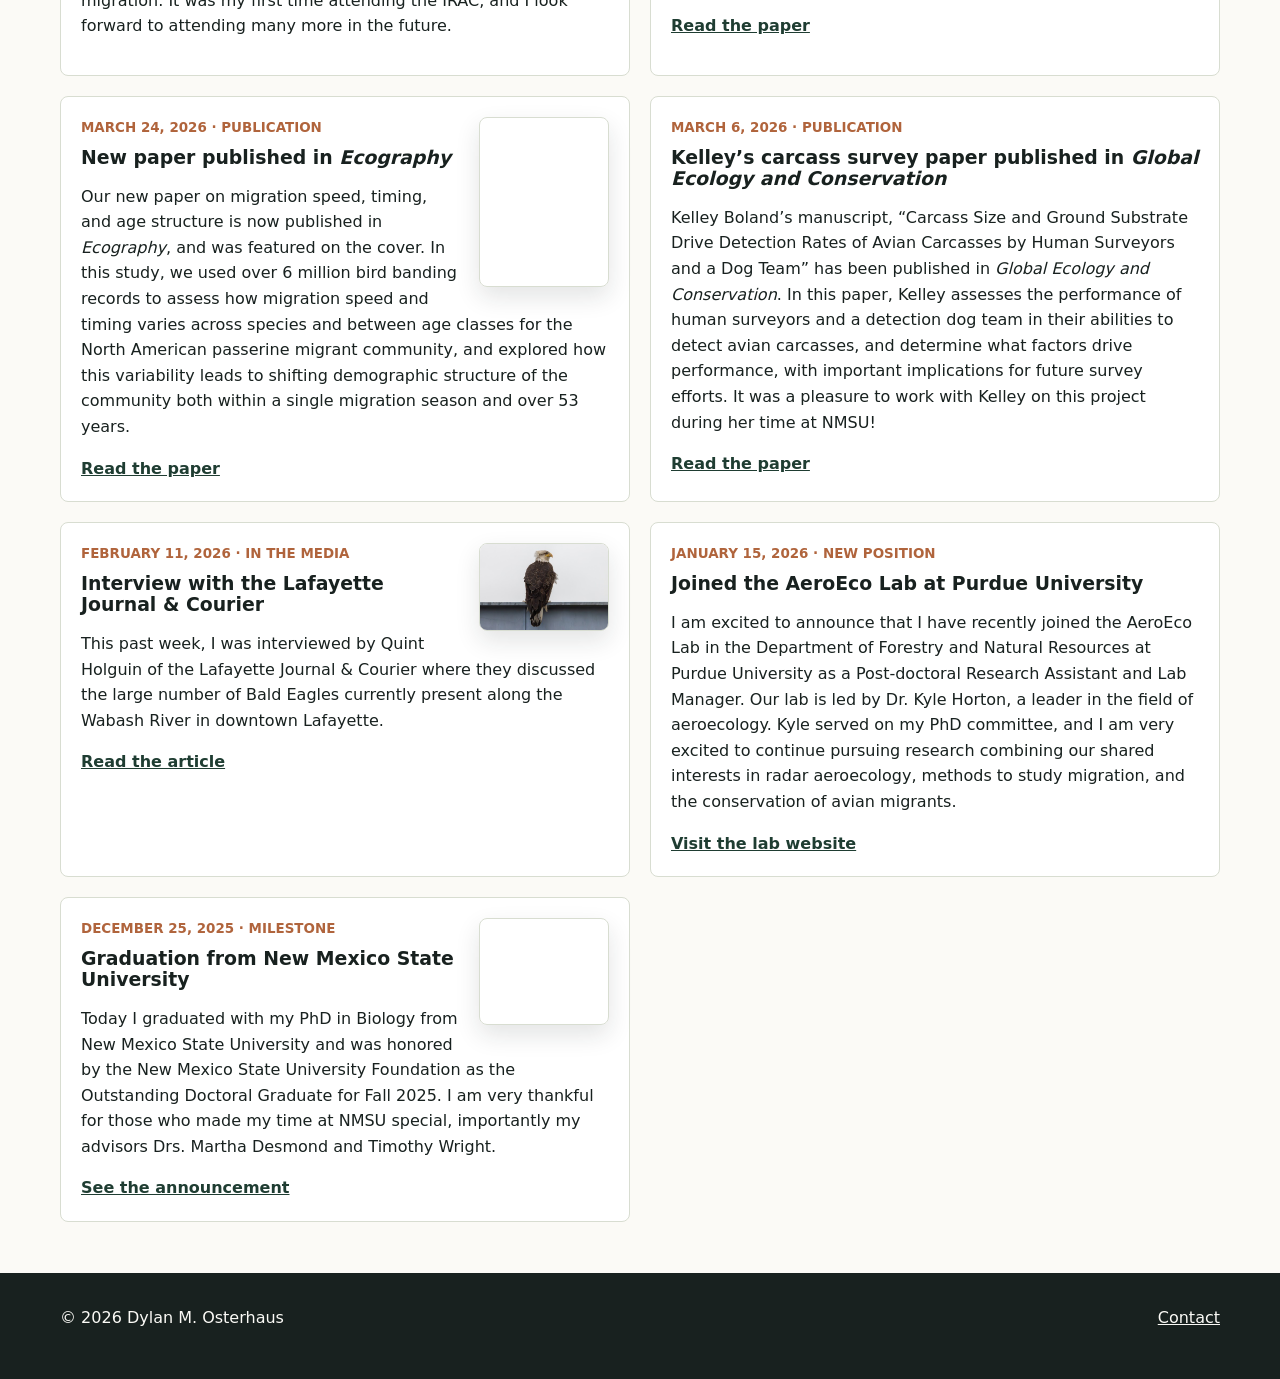
<file: news.html>
<!doctype html>
<html lang="en">
<head>
  <meta charset="utf-8">
  <meta name="viewport" content="width=device-width, initial-scale=1">
  <title>News | Dylan M. Osterhaus</title>
  <link rel="icon" href="assets/favicon.svg">
  <link rel="stylesheet" href="assets/css/styles.css?v=3903f892c358">
</head>
<body>
  <header class="site-header" data-site-header></header>
  <main>
    <section class="page-hero photo-hero news-hero">
      <div class="inner">
        <p class="eyebrow">News</p>
        <h1>New papers, conference presentations, and other exciting events</h1>
      </div>
    </section>
    <section class="section">
      <div class="inner">
        <div class="grid two" data-news></div>
      </div>
    </section>
  </main>
  <footer class="footer"><div class="inner"><p>© <span data-year></span> Dylan M. Osterhaus</p><p><a href="contact.html">Contact</a></p></div></footer>
  <script src="data/news.js?v=7cdc6ceba3e5"></script>
  <script src="assets/js/main.js?v=f4d41892ff71"></script>
</body>
</html>
</file>
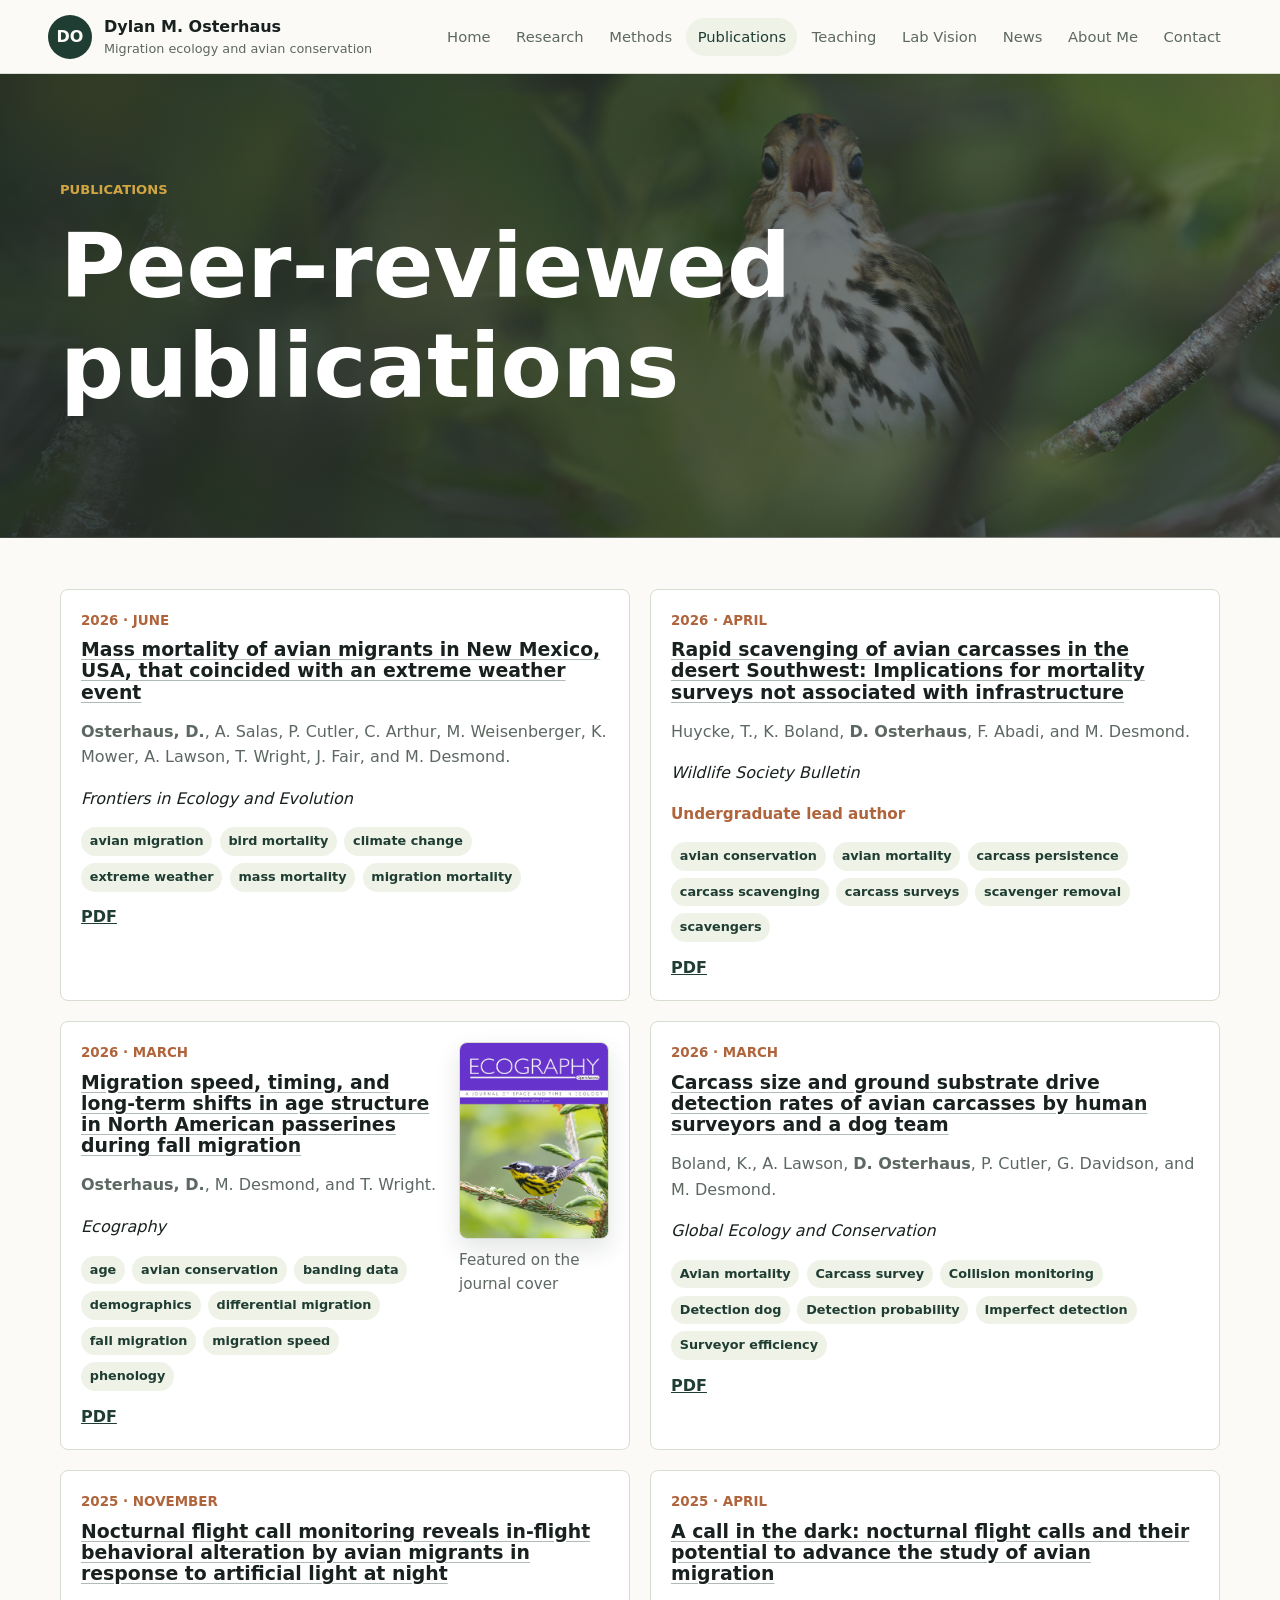
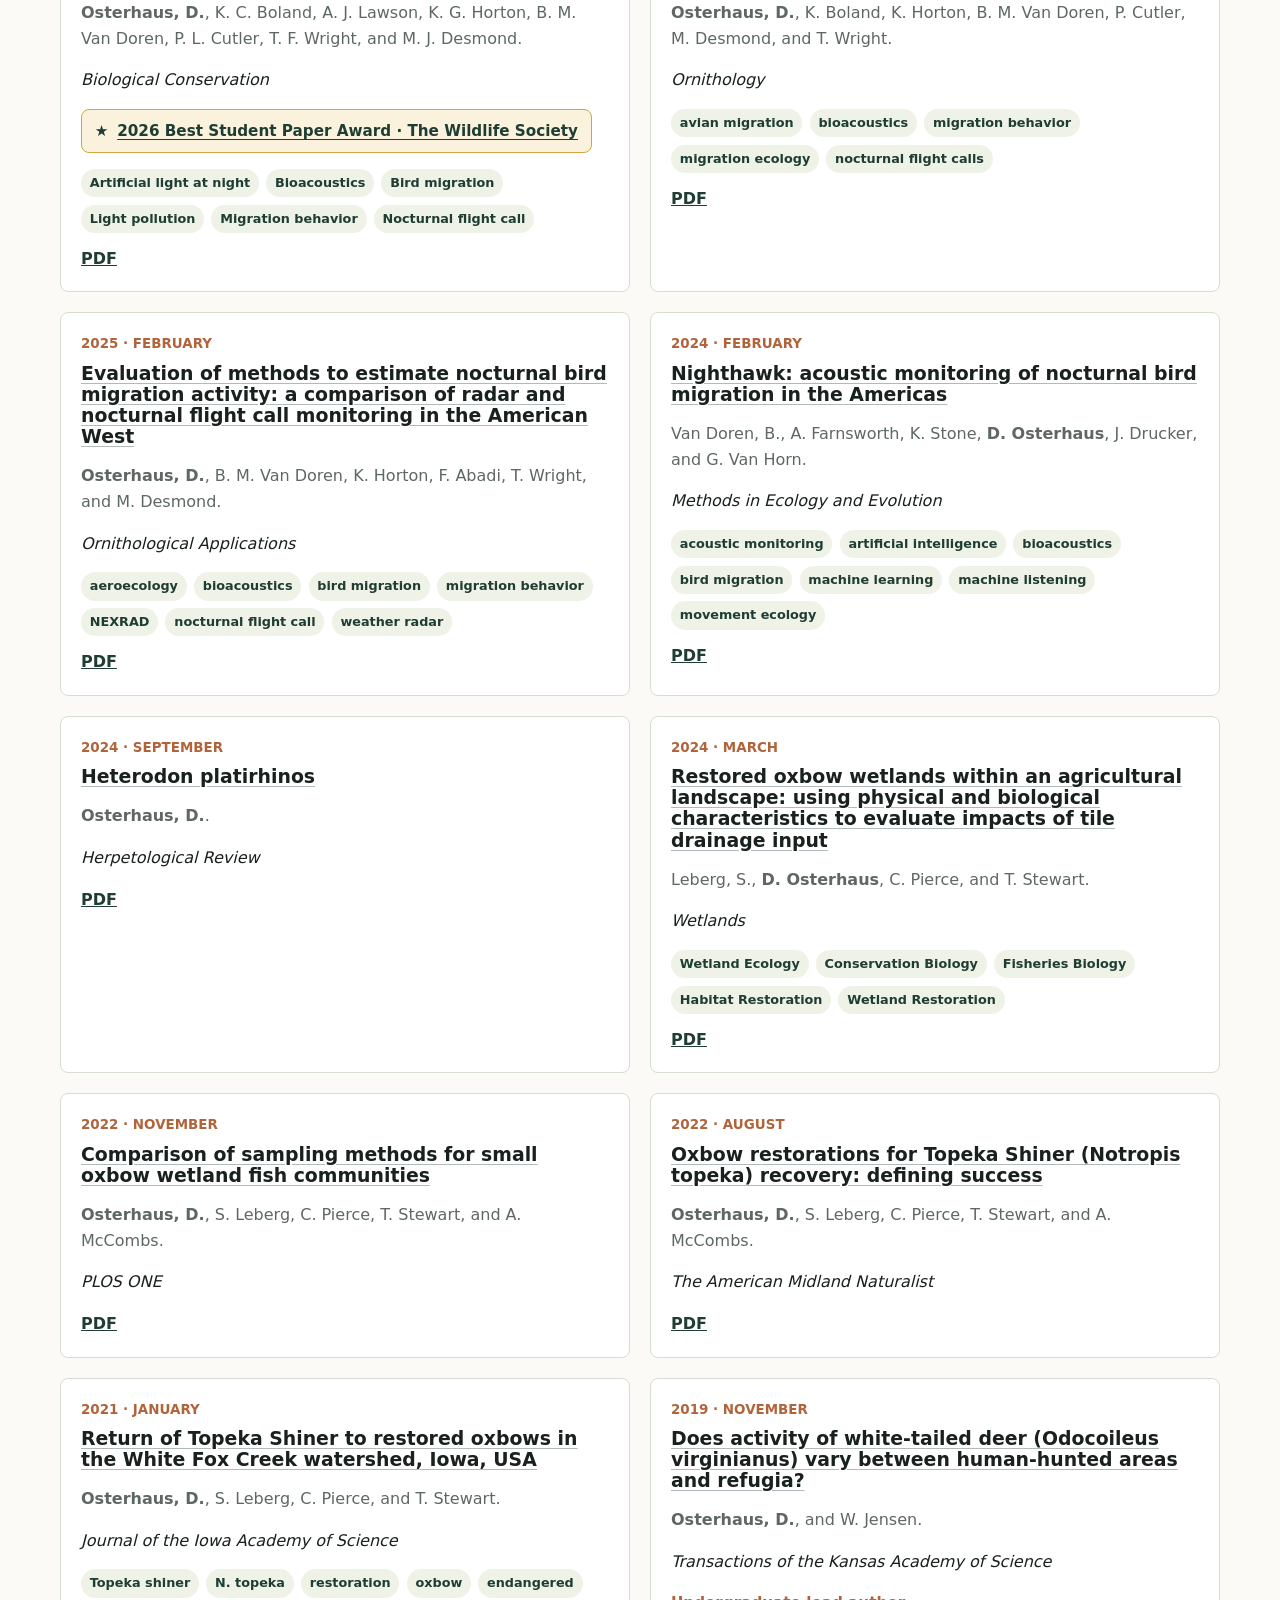
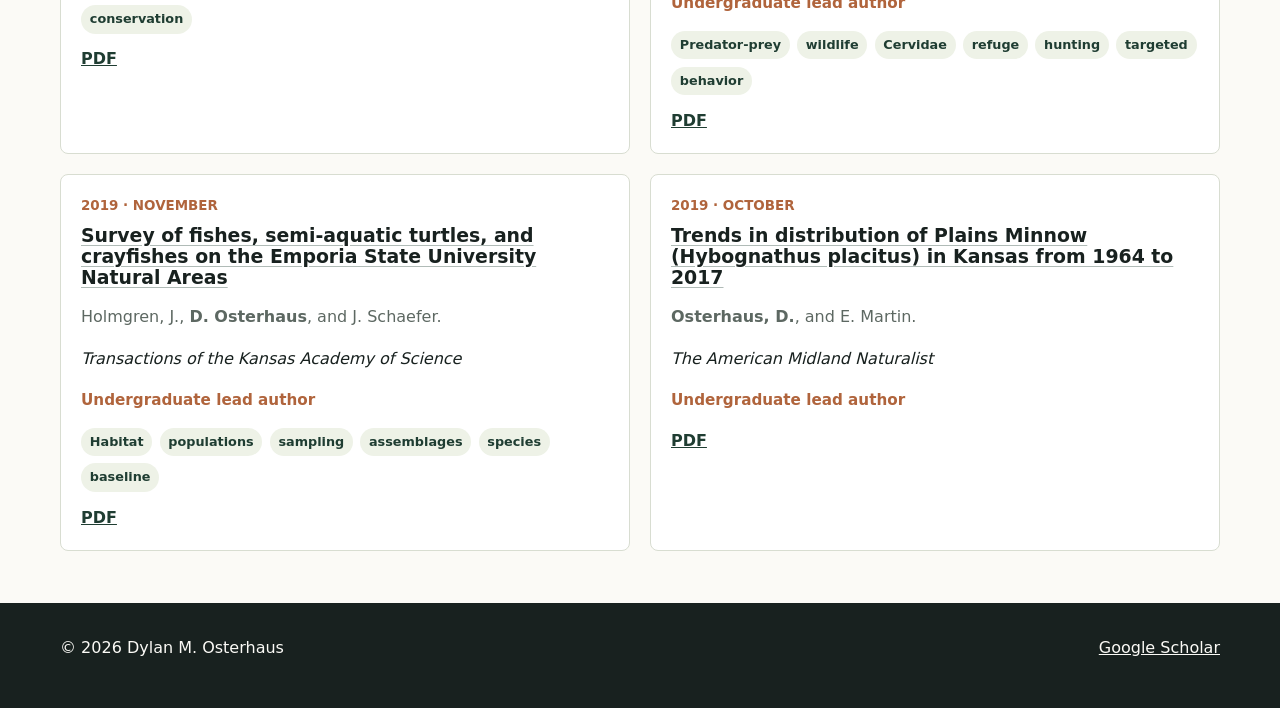
<file: publications.html>
<!doctype html>
<html lang="en">
<head>
  <meta charset="utf-8">
  <meta name="viewport" content="width=device-width, initial-scale=1">
  <title>Publications | Dylan M. Osterhaus</title>
  <link rel="icon" href="assets/favicon.svg">
  <link rel="stylesheet" href="assets/css/styles.css?v=3903f892c358">
</head>
<body>
  <header class="site-header" data-site-header></header>
  <main>
    <section class="page-hero photo-hero publications-hero">
      <div class="inner">
        <p class="eyebrow">Publications</p>
        <h1>Peer-reviewed publications</h1>
      </div>
    </section>
    <section class="section">
      <div class="inner">
        <div class="grid two" data-publications></div>
      </div>
    </section>
  </main>
  <footer class="footer"><div class="inner"><p>© <span data-year></span> Dylan M. Osterhaus</p><p><a href="https://scholar.google.com/citations?user=TTOQT60AAAAJ&hl=en&oi=ao">Google Scholar</a></p></div></footer>
  <script src="data/publications.js?v=88f7b98a69ec"></script>
  <script src="assets/js/main.js?v=f4d41892ff71"></script>
</body>
</html>
</file>
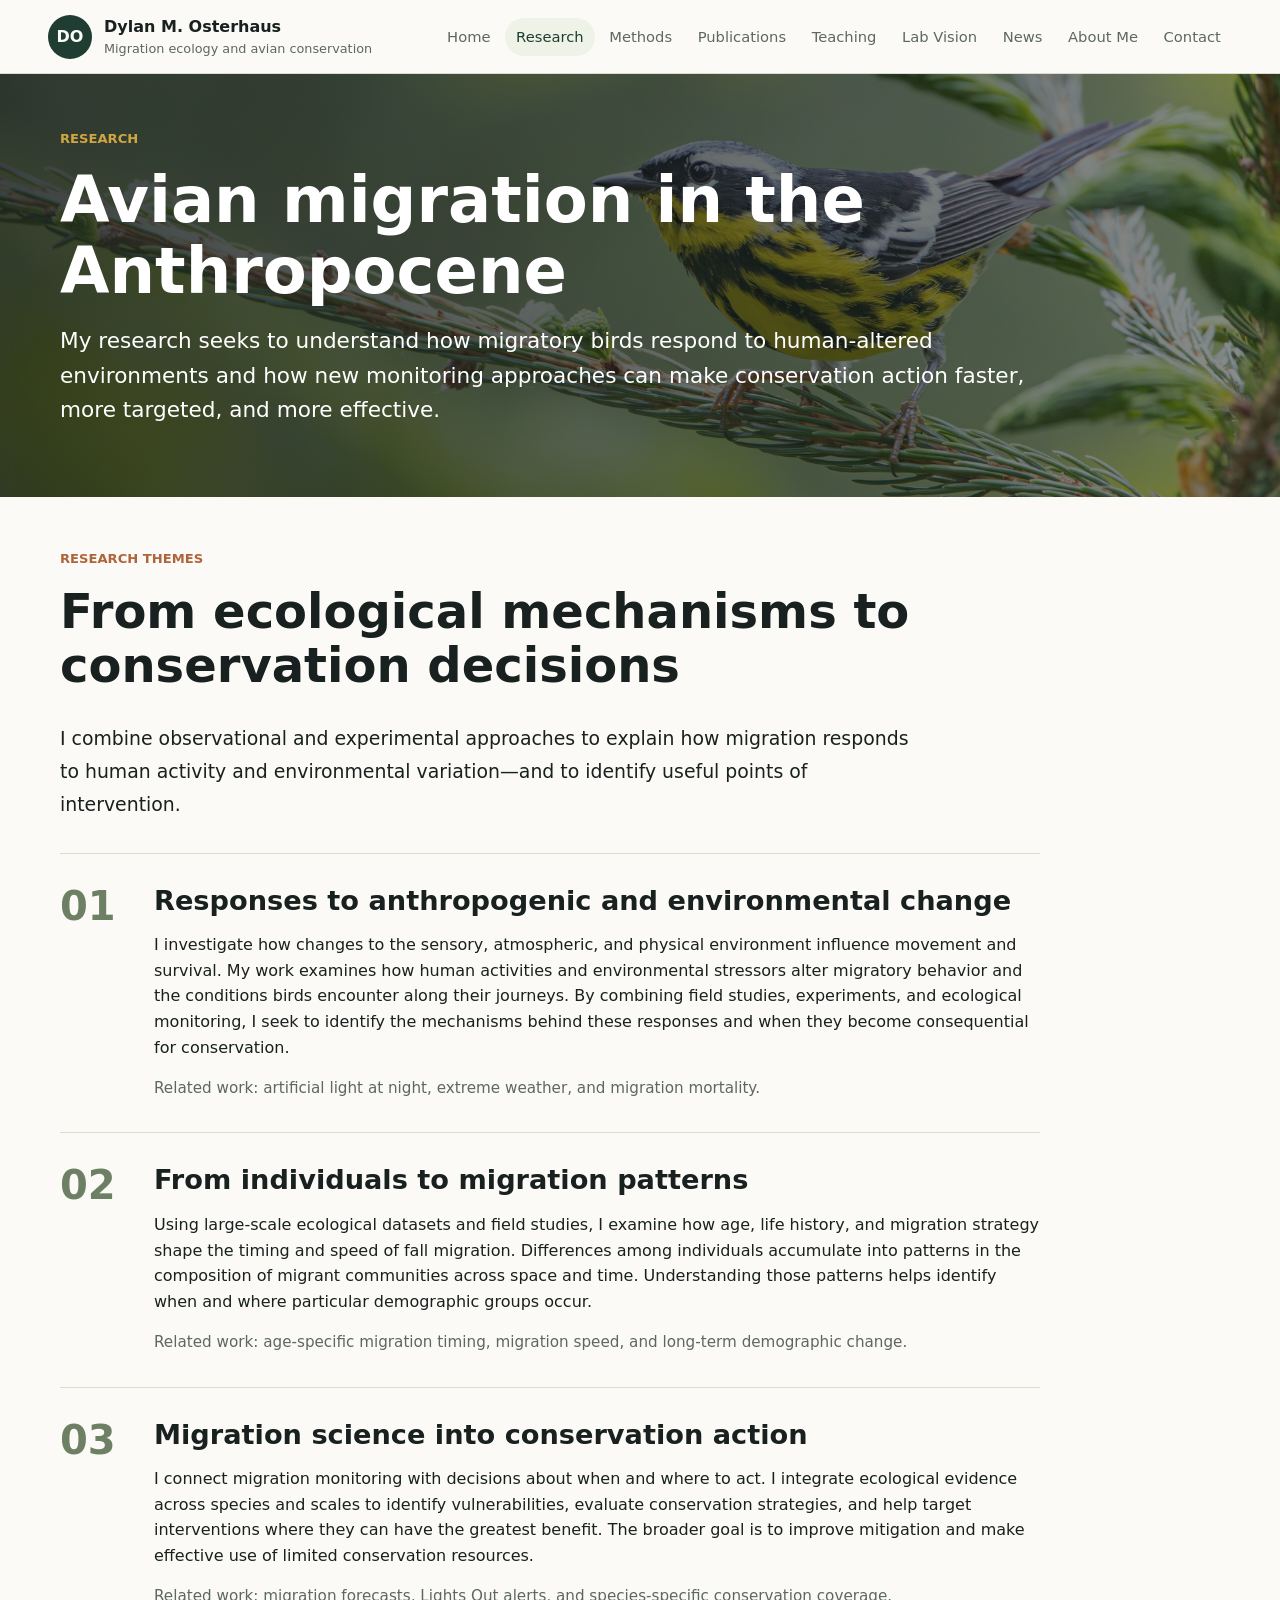
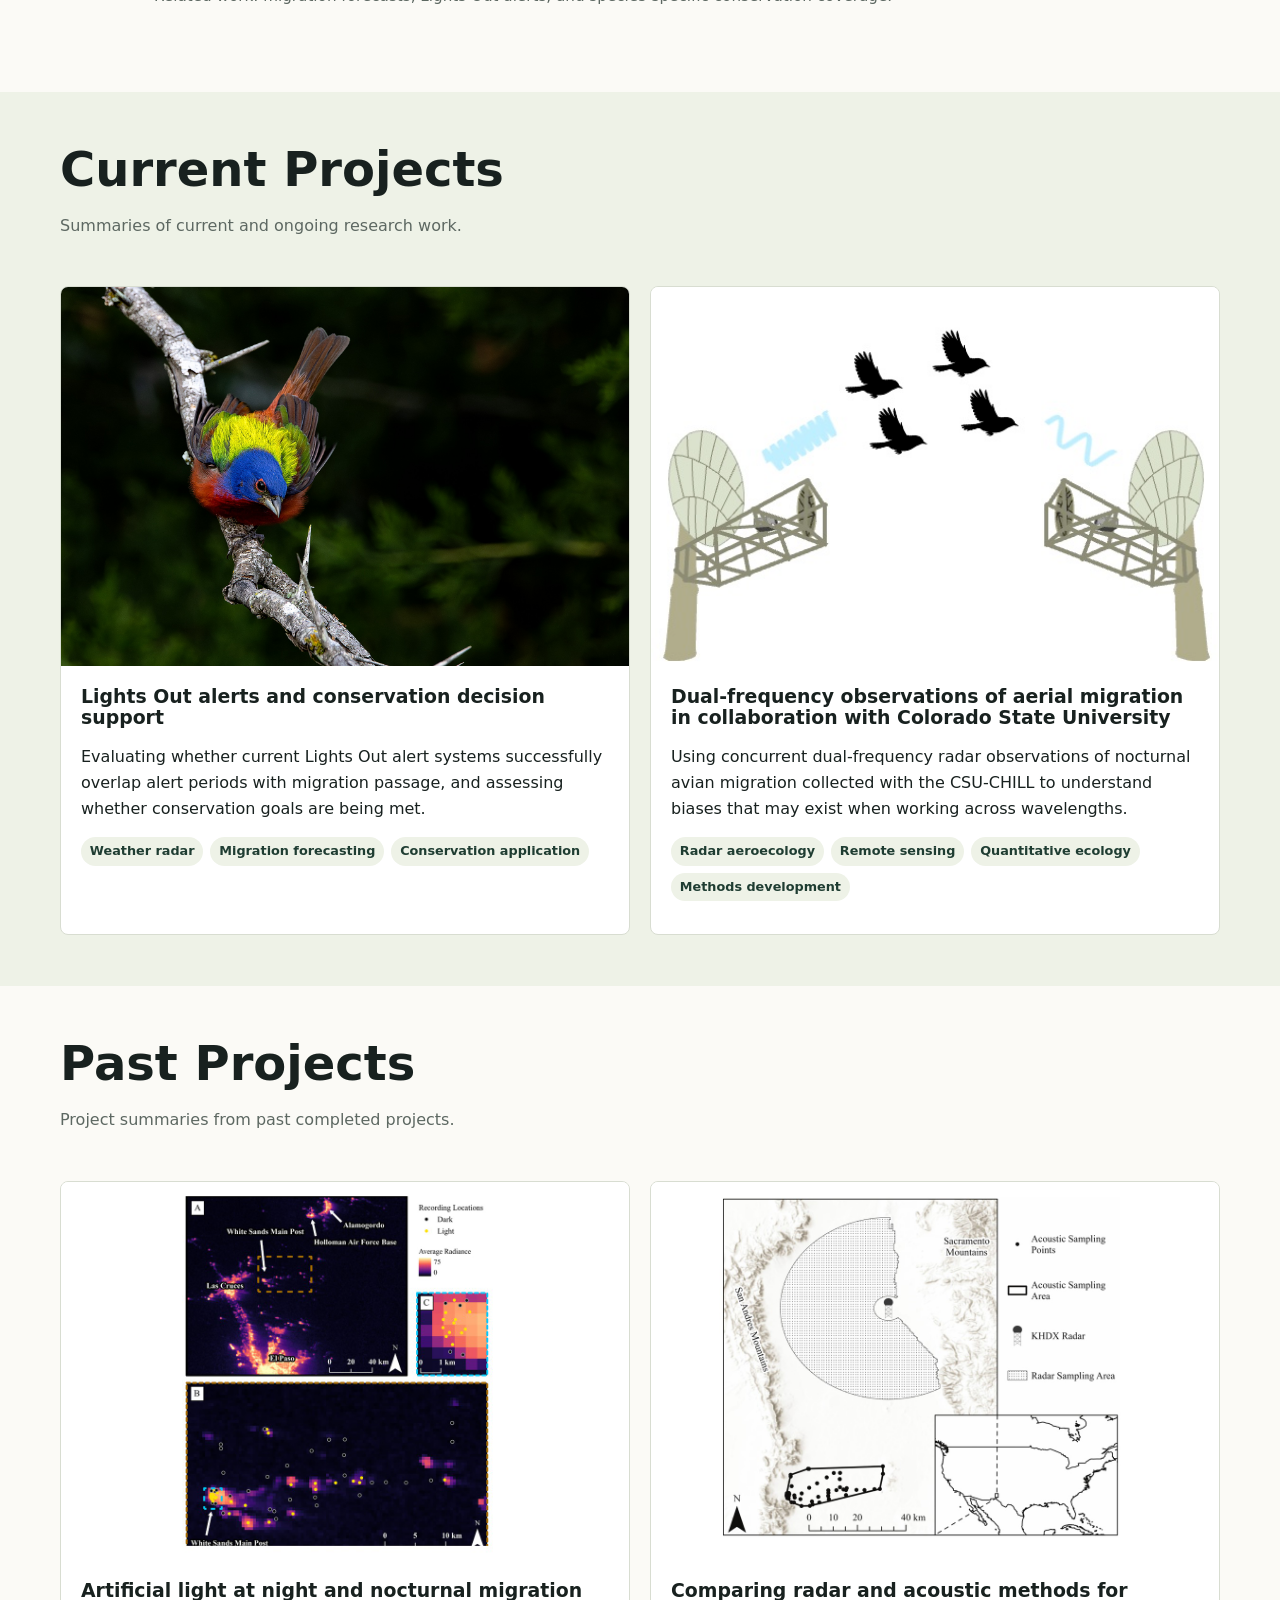
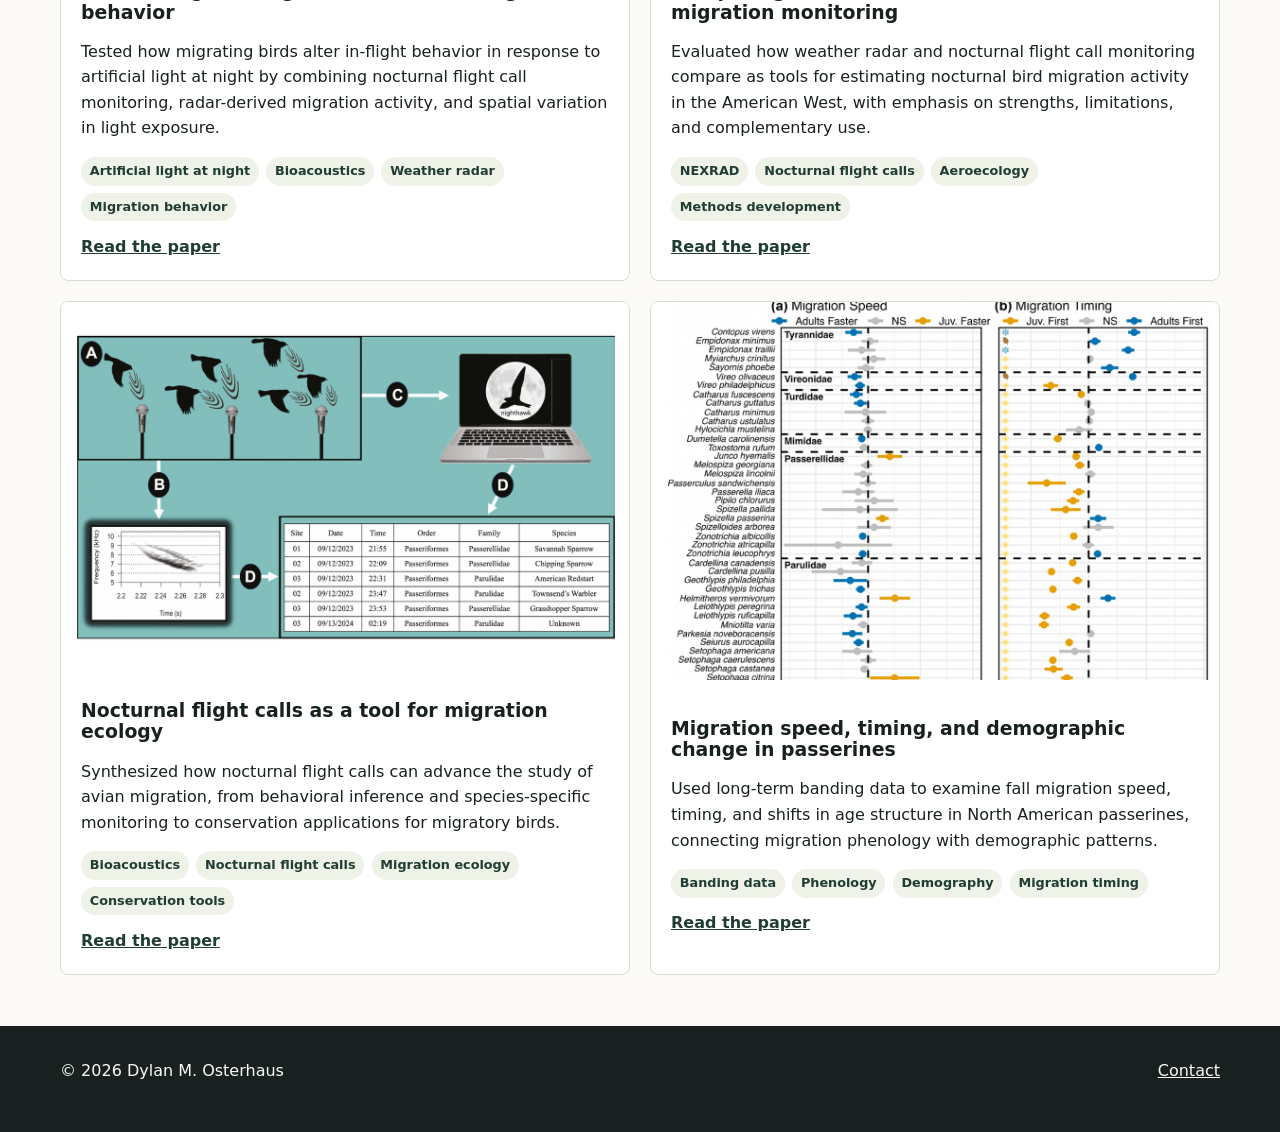
<file: research.html>
<!doctype html>
<html lang="en">
<head>
  <meta charset="utf-8">
  <meta name="viewport" content="width=device-width, initial-scale=1">
  <title>Research | Dylan M. Osterhaus</title>
  <link rel="icon" href="assets/favicon.svg">
  <link rel="stylesheet" href="assets/css/styles.css?v=3903f892c358">
</head>
<body class="expanded-page">
  <header class="site-header" data-site-header></header>
  <main>
    <section class="page-hero photo-hero research-hero">
      <div class="inner">
        <p class="eyebrow">Research</p>
        <h1>Avian migration in the Anthropocene</h1>
        <p class="lede">My research seeks to understand how migratory birds respond to human-altered environments and how new monitoring approaches can make conservation action faster, more targeted, and more effective.</p>
      </div>
    </section>

<section class="section "><div class="inner"><div class="editorial-heading"><p class="eyebrow">Research Themes</p><h2>From ecological mechanisms to conservation decisions</h2></div><p class="section-intro">I combine observational and experimental approaches to explain how migration responds to human activity and environmental variation—and to identify useful points of intervention.</p><article class="theme-row"><span class="theme-number">01</span><div><h3>Responses to anthropogenic and environmental change</h3><p>I investigate how changes to the sensory, atmospheric, and physical environment influence movement and survival. My work examines how human activities and environmental stressors alter migratory behavior and the conditions birds encounter along their journeys. By combining field studies, experiments, and ecological monitoring, I seek to identify the mechanisms behind these responses and when they become consequential for conservation.</p><p class="theme-note">Related work: artificial light at night, extreme weather, and migration mortality.</p></div></article><article class="theme-row"><span class="theme-number">02</span><div><h3>From individuals to migration patterns</h3><p>Using large-scale ecological datasets and field studies, I examine how age, life history, and migration strategy shape the timing and speed of fall migration. Differences among individuals accumulate into patterns in the composition of migrant communities across space and time. Understanding those patterns helps identify when and where particular demographic groups occur.</p><p class="theme-note">Related work: age-specific migration timing, migration speed, and long-term demographic change.</p></div></article><article class="theme-row"><span class="theme-number">03</span><div><h3>Migration science into conservation action</h3><p>I connect migration monitoring with decisions about when and where to act. I integrate ecological evidence across species and scales to identify vulnerabilities, evaluate conservation strategies, and help target interventions where they can have the greatest benefit. The broader goal is to improve mitigation and make effective use of limited conservation resources.</p><p class="theme-note">Related work: migration forecasts, Lights Out alerts, and species-specific conservation coverage.</p></div></article></div></section>    <section class="section band">
      <div class="inner">
        <div class="section-header">
          <div>
            <h2>Current Projects</h2>
            <p>Summaries of current and ongoing research work.</p>
          </div>
        </div>
        <div class="grid two" data-projects></div>
      </div>
    </section>

    <section class="section">
      <div class="inner">
        <div class="section-header">
          <div>
            <h2>Past Projects</h2>
            <p>Project summaries from past completed projects.</p>
          </div>
        </div>
        <div class="grid two" data-past-projects></div>
      </div>
    </section>
  </main>
  <footer class="footer"><div class="inner"><p>© <span data-year></span> Dylan M. Osterhaus</p><p><a href="contact.html">Contact</a></p></div></footer>
  <script src="data/projects.js?v=8a13b5bf160b"></script>
  <script src="assets/js/main.js?v=f4d41892ff71"></script>
</body>
</html>
</file>
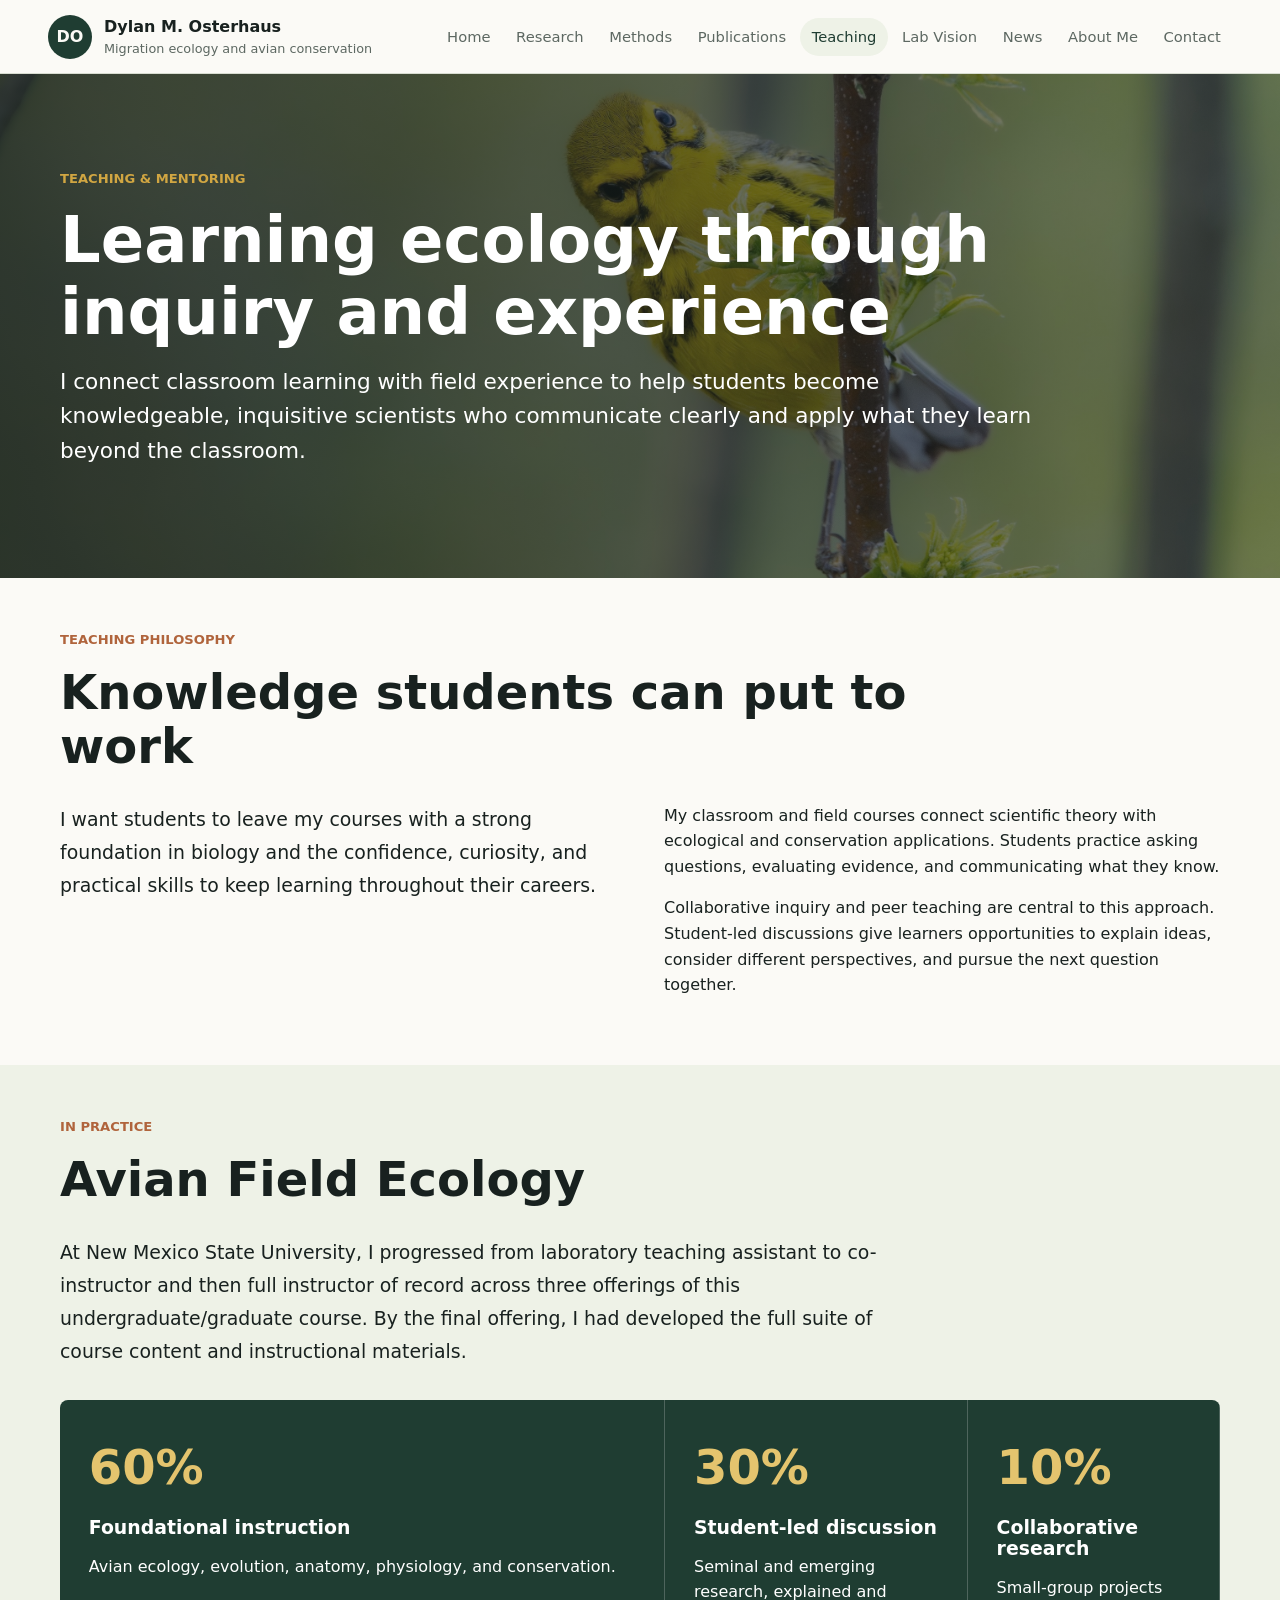
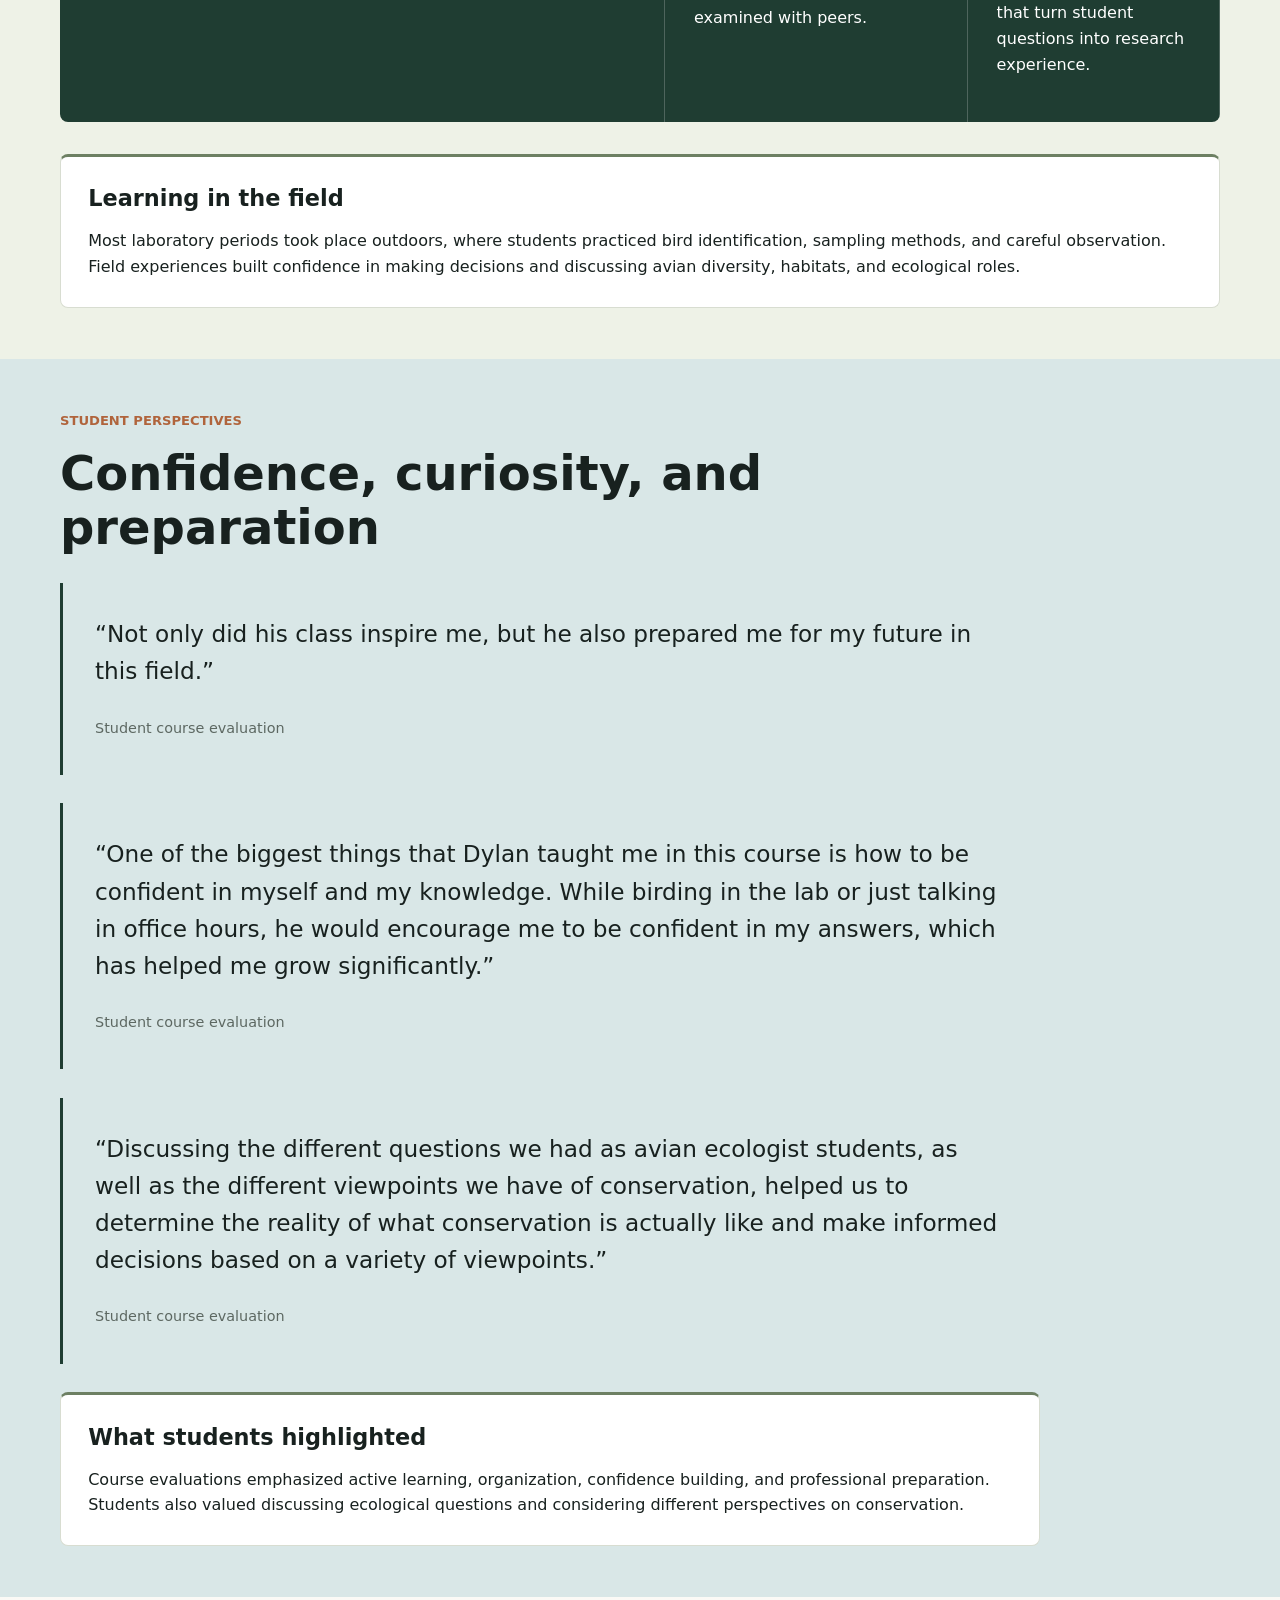
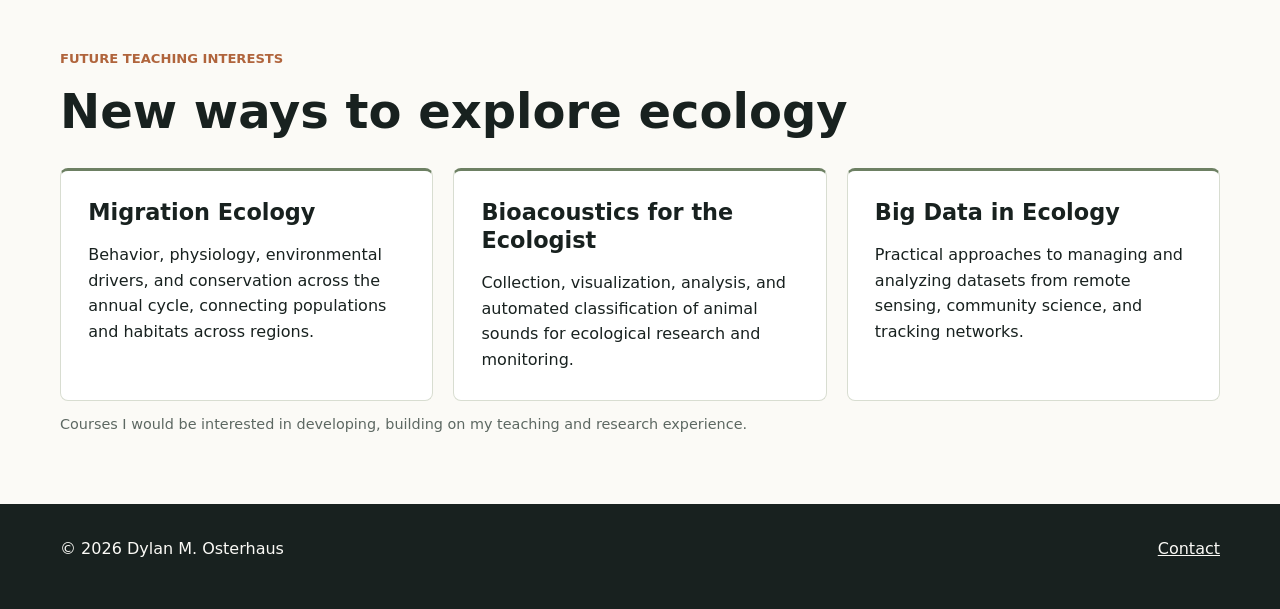
<file: teaching.html>
<!doctype html>
<html lang="en">
<head>
  <meta charset="utf-8">
  <meta name="viewport" content="width=device-width, initial-scale=1">
  <title>Teaching | Dylan M. Osterhaus</title>
  <link rel="icon" href="assets/favicon.svg">
  <link rel="stylesheet" href="assets/css/styles.css?v=3903f892c358">
</head>
<body class="expanded-page">
  <a class="skip-link button" href="#main">Skip to content</a>
  <header class="site-header" data-site-header></header>
  <main id="main"><section class="page-hero photo-hero teaching-hero"><div class="inner"><p class="eyebrow">Teaching &amp; Mentoring</p><h1>Learning ecology through inquiry and experience</h1><p class="lede">I connect classroom learning with field experience to help students become knowledgeable, inquisitive scientists who communicate clearly and apply what they learn beyond the classroom.</p></div></section><section class="section "><div class="inner"><div class="editorial-heading"><p class="eyebrow">Teaching Philosophy</p><h2>Knowledge students can put to work</h2></div><div class="editorial-split"><p class="section-intro">I want students to leave my courses with a strong foundation in biology and the confidence, curiosity, and practical skills to keep learning throughout their careers.</p><div><p>My classroom and field courses connect scientific theory with ecological and conservation applications. Students practice asking questions, evaluating evidence, and communicating what they know.</p><p>Collaborative inquiry and peer teaching are central to this approach. Student-led discussions give learners opportunities to explain ideas, consider different perspectives, and pursue the next question together.</p></div></div></div></section><section class="section band"><div class="inner"><div class="editorial-heading"><p class="eyebrow">In Practice</p><h2>Avian Field Ecology</h2></div><p class="section-intro">At New Mexico State University, I progressed from laboratory teaching assistant to co-instructor and then full instructor of record across three offerings of this undergraduate/graduate course. By the final offering, I had developed the full suite of course content and instructional materials.</p><div class="teaching-model"><article><strong>60%</strong><h3>Foundational instruction</h3><p>Avian ecology, evolution, anatomy, physiology, and conservation.</p></article><article><strong>30%</strong><h3>Student-led discussion</h3><p>Seminal and emerging research, explained and examined with peers.</p></article><article><strong>10%</strong><h3>Collaborative research</h3><p>Small-group projects that turn student questions into research experience.</p></article></div><div class="detail-card field-note"><h3>Learning in the field</h3><p>Most laboratory periods took place outdoors, where students practiced bird identification, sampling methods, and careful observation. Field experiences built confidence in making decisions and discussing avian diversity, habitats, and ecological roles.</p></div></div></section><section class="section sky-band"><div class="inner"><div class="editorial-heading"><p class="eyebrow">Student Perspectives</p><h2>Confidence, curiosity, and preparation</h2></div><div class="student-perspectives"><blockquote><p>“Not only did his class inspire me, but he also prepared me for my future in this field.”</p><cite>Student course evaluation</cite></blockquote><blockquote><p>“One of the biggest things that Dylan taught me in this course is how to be confident in myself and my knowledge. While birding in the lab or just talking in office hours, he would encourage me to be confident in my answers, which has helped me grow significantly.”</p><cite>Student course evaluation</cite></blockquote><blockquote><p>“Discussing the different questions we had as avian ecologist students, as well as the different viewpoints we have of conservation, helped us to determine the reality of what conservation is actually like and make informed decisions based on a variety of viewpoints.”</p><cite>Student course evaluation</cite></blockquote><div class="detail-card"><h3>What students highlighted</h3><p>Course evaluations emphasized active learning, organization, confidence building, and professional preparation. Students also valued discussing ecological questions and considering different perspectives on conservation.</p></div></div></div></section><section class="section "><div class="inner"><div class="editorial-heading"><p class="eyebrow">Future Teaching Interests</p><h2>New ways to explore ecology</h2></div><div class="grid three"><article class="detail-card"><h3>Migration Ecology</h3><p>Behavior, physiology, environmental drivers, and conservation across the annual cycle, connecting populations and habitats across regions.</p></article><article class="detail-card"><h3>Bioacoustics for the Ecologist</h3><p>Collection, visualization, analysis, and automated classification of animal sounds for ecological research and monitoring.</p></article><article class="detail-card"><h3>Big Data in Ecology</h3><p>Practical approaches to managing and analyzing datasets from remote sensing, community science, and tracking networks.</p></article></div><p class="model-caption">Courses I would be interested in developing, building on my teaching and research experience.</p></div></section></main>
  <footer class="footer"><div class="inner"><p>© <span data-year></span> Dylan M. Osterhaus</p><p><a href="contact.html">Contact</a></p></div></footer>
  <script src="assets/js/main.js?v=f4d41892ff71"></script>
</body>
</html>
</file>
<file: assets/css/styles.css>
/* MAIN SITE STYLES
   This file controls the visual design for the whole website.
   Most text and content edits should happen in the HTML files or /data files.
*/

:root {
  --ink: #18211f;
  --muted: #5d6862;
  --paper: #fbfaf6;
  --soft: #eef2e7;
  --sage: #6d8063;
  --forest: #1f3d32;
  --clay: #b0643c;
  --sky: #d9e7e7;
  --gold: #d1a642;
  --line: #d8ddd1;
  --white: #ffffff;
  --shadow: 0 18px 45px rgba(24, 33, 31, 0.11);
  --radius: 8px;
  --max: 1160px;
}

* {
  box-sizing: border-box;
}

html {
  scroll-behavior: smooth;
}

body {
  margin: 0;
  background: var(--paper);
  color: var(--ink);
  font-family: Inter, ui-sans-serif, system-ui, -apple-system, BlinkMacSystemFont, "Segoe UI", sans-serif;
  line-height: 1.6;
}

img {
  display: block;
  max-width: 100%;
}

a {
  color: inherit;
}

.skip-link {
  left: 1rem;
  position: absolute;
  top: -5rem;
  z-index: 20;
}

.skip-link:focus {
  top: 1rem;
}

.site-header {
  align-items: center;
  background: rgba(251, 250, 246, 0.96);
  border-bottom: 1px solid var(--line);
  display: flex;
  gap: 1rem;
  justify-content: space-between;
  padding: 0.85rem clamp(1rem, 4vw, 3rem);
  position: sticky;
  top: 0;
  z-index: 10;
}

.brand {
  align-items: center;
  display: inline-flex;
  gap: 0.75rem;
  text-decoration: none;
}

.brand-mark {
  align-items: center;
  background: var(--forest);
  border-radius: 50%;
  color: var(--paper);
  display: inline-flex;
  font-weight: 800;
  height: 2.75rem;
  justify-content: center;
  width: 2.75rem;
}

.brand strong,
.brand small {
  display: block;
}

.brand small {
  color: var(--muted);
  font-size: 0.8rem;
}

.site-nav {
  align-items: center;
  display: flex;
  flex-wrap: wrap;
  gap: 0.2rem;
  justify-content: flex-end;
}

.site-nav a {
  border-radius: 999px;
  color: var(--muted);
  font-size: 0.92rem;
  padding: 0.45rem 0.7rem;
  text-decoration: none;
}

.site-nav a.nav-long {
  line-height: 1.1;
  text-align: center;
}

.site-nav a:hover,
.site-nav a[aria-current="page"] {
  background: var(--soft);
  color: var(--forest);
}

.nav-toggle {
  background: var(--forest);
  border: 0;
  border-radius: var(--radius);
  color: var(--paper);
  display: none;
  font: inherit;
  padding: 0.55rem 0.8rem;
}

.section,
.hero,
.page-hero {
  padding: clamp(3rem, 7vw, 6rem) clamp(1rem, 4vw, 3rem);
}

.section {
  padding-block: clamp(2rem, 4vw, 3.5rem);
}

.inner {
  margin: 0 auto;
  max-width: var(--max);
}

.hero {
  --header-ratio: 2771 / 1200;
  background:
    linear-gradient(90deg, rgba(24, 33, 31, 0.82), rgba(24, 33, 31, 0.34)),
    url("../../Photos/bird-photography/Kentucky Warbler_Ross Hills_5.2.26_05.jpg?v=190059e123a3") center / cover no-repeat;
  color: var(--white);
  min-height: 640px;
  padding-block: 3rem;
  display: flex;
  align-items: center;
}

.hero .inner {
  align-items: end;
  display: grid;
  gap: 2rem;
  grid-template-columns: minmax(0, 1.1fr) minmax(280px, 0.55fr);
  width: 100%;
}

.eyebrow {
  color: var(--gold);
  font-size: 0.82rem;
  font-weight: 800;
  letter-spacing: 0;
  text-transform: uppercase;
}

h1,
h2,
h3 {
  line-height: 1.12;
  margin: 0 0 1rem;
}

h1 {
  font-size: clamp(2.5rem, 7vw, 5.7rem);
  max-width: 900px;
}

h2 {
  font-size: clamp(1.8rem, 4vw, 3rem);
}

h3 {
  font-size: 1.18rem;
}

p {
  margin: 0 0 1rem;
}

.lede {
  color: inherit;
  font-size: clamp(1.1rem, 2vw, 1.35rem);
  max-width: 780px;
}

.hero-card {
  background: rgba(251, 250, 246, 0.94);
  border-radius: var(--radius);
  box-shadow: var(--shadow);
  color: var(--ink);
  padding: 1.25rem;
}

.button-row {
  display: flex;
  flex-wrap: wrap;
  gap: 0.75rem;
  margin-top: 1.5rem;
}

.button {
  background: var(--forest);
  border: 1px solid var(--forest);
  border-radius: var(--radius);
  color: var(--white);
  display: inline-flex;
  font-weight: 800;
  padding: 0.75rem 1rem;
  text-decoration: none;
}

.button.secondary {
  background: transparent;
  border-color: currentColor;
  color: inherit;
}

.section-header {
  align-items: end;
  display: grid;
  gap: 1rem;
  grid-template-columns: minmax(0, 0.8fr) minmax(260px, 0.45fr);
  margin-bottom: 2rem;
}

.section-header p {
  color: var(--muted);
}

.band {
  background: var(--soft);
}

.sky-band {
  background: var(--sky);
}

.grid {
  display: grid;
  gap: 1.25rem;
}

.two {
  grid-template-columns: repeat(2, minmax(0, 1fr));
}

.three {
  grid-template-columns: repeat(3, minmax(0, 1fr));
}

.four {
  grid-template-columns: repeat(4, minmax(0, 1fr));
}

.feature,
.publication-item,
.timeline-item,
.news-item,
.contact-card,
.method-card,
.value-card {
  background: var(--white);
  border: 1px solid var(--line);
  border-radius: var(--radius);
  padding: 1.25rem;
}

.project-card,
.photo-card {
  background: var(--white);
  border: 1px solid var(--line);
  border-radius: var(--radius);
  overflow: hidden;
}

.past-project-card {
  display: grid;
}

.past-project-card h3 a {
  color: inherit;
  text-decoration-color: rgba(31, 61, 50, 0.35);
  text-underline-offset: 0.18em;
}

.past-project-card h3 a:hover {
  color: var(--forest);
  text-decoration-color: var(--forest);
}

.project-card-body {
  padding: 1.25rem;
}

.publication-item.has-cover {
  align-items: start;
  display: grid;
  gap: 1.25rem;
  grid-template-columns: minmax(0, 1fr) 150px;
}

.news-item.has-cover {
  display: block;
}

.news-item.has-cover::after {
  clear: both;
  content: "";
  display: table;
}

.publication-item h3 a {
  color: inherit;
  text-decoration-color: rgba(31, 61, 50, 0.35);
  text-underline-offset: 0.18em;
}

.publication-item h3 a:hover {
  color: var(--forest);
  text-decoration-color: var(--forest);
}

.publication-cover,
.news-cover {
  margin: 0;
}

.news-cover {
  float: right;
  margin: 0 0 1rem 1.25rem;
  width: 130px;
}

.publication-cover img,
.news-cover img {
  border: 1px solid var(--line);
  border-radius: var(--radius);
  box-shadow: 0 10px 24px rgba(24, 33, 31, 0.12);
  display: block;
  width: 100%;
}

.publication-cover p,
.pub-note {
  color: var(--muted);
  font-size: 0.95rem;
  margin-top: 0.55rem;
}

.pub-note {
  color: var(--clay);
  font-weight: 800;
}

.publication-award {
  display: flex;
  align-items: baseline;
  gap: 0.55rem;
  width: fit-content;
  padding: 0.55rem 0.8rem;
  border: 1px solid var(--gold);
  border-radius: var(--radius);
  background: #faf2dc;
  color: var(--forest);
  font-size: 0.95rem;
  font-weight: 700;
}

.publication-award a {
  color: inherit;
  text-underline-offset: 0.18em;
}

.project-image {
  aspect-ratio: 3 / 2;
  display: block;
  height: auto;
  object-fit: cover;
  width: 100%;
}

.photo-link {
  background: #111816;
  display: block;
}

.photo-card img {
  display: block;
  height: auto;
  width: 100%;
}

.photo-card figcaption {
  padding: 0.9rem 1rem 1rem;
}

.photo-card figcaption strong,
.photo-card figcaption span {
  display: block;
}

.photo-card figcaption span {
  color: var(--muted);
  font-size: 0.9rem;
}

.photo-placeholder {
  align-items: center;
  background:
    linear-gradient(135deg, rgba(31, 61, 50, 0.9), rgba(176, 100, 60, 0.8)),
    var(--forest);
  color: var(--white);
  display: flex;
  min-height: 170px;
  padding: 1.5rem;
}

.photo-placeholder.tall {
  min-height: 300px;
}

.photo-placeholder span {
  border: 1px solid rgba(255, 255, 255, 0.55);
  border-radius: var(--radius);
  display: block;
  font-weight: 800;
  padding: 1rem;
  width: 100%;
}

.item-meta {
  color: var(--clay);
  font-size: 0.84rem;
  font-weight: 800;
  margin-bottom: 0.5rem;
  text-transform: uppercase;
}

.authors,
.muted {
  color: var(--muted);
}

.tags {
  display: flex;
  flex-wrap: wrap;
  gap: 0.45rem;
  margin: 0.8rem 0;
}

.tags span {
  background: var(--soft);
  border-radius: 999px;
  color: var(--forest);
  font-size: 0.8rem;
  font-weight: 700;
  padding: 0.25rem 0.55rem;
}

.text-link {
  color: var(--forest);
  font-weight: 800;
}

.page-hero {
  background: var(--forest);
  color: var(--white);
}

.page-hero h1 {
  max-width: 1120px;
}

.page-hero p {
  max-width: 980px;
}

.split {
  align-items: center;
  display: grid;
  gap: 2rem;
  grid-template-columns: minmax(0, 0.85fr) minmax(280px, 0.55fr);
}

.portrait {
  border-radius: var(--radius);
  box-shadow: var(--shadow);
  max-height: 560px;
  object-fit: cover;
  width: 100%;
}

.stat-row {
  display: grid;
  gap: 1rem;
  grid-template-columns: repeat(3, minmax(0, 1fr));
  margin-top: 1rem;
}

.stat {
  background: rgba(255, 255, 255, 0.12);
  border: 1px solid rgba(255, 255, 255, 0.2);
  border-radius: var(--radius);
  padding: 1rem;
}

.stat strong {
  display: block;
  font-size: 1.6rem;
}

.list-clean {
  margin: 0;
  padding-left: 1.1rem;
}

.list-clean li {
  margin-bottom: 0.5rem;
}

.footer {
  background: var(--ink);
  color: var(--paper);
  padding: 2rem clamp(1rem, 4vw, 3rem);
}

.footer .inner {
  align-items: center;
  display: flex;
  gap: 1rem;
  justify-content: space-between;
}

.footer a {
  color: var(--paper);
}

.page-hero.photo-hero {
  min-height: 640px;
  padding-block: 3rem;
  display: flex;
  align-items: center;
  background:
    linear-gradient(90deg, rgba(24, 33, 31, 0.84), rgba(24, 33, 31, 0.5)),
    var(--header-photo) center / cover no-repeat;
}

.page-hero.photo-hero .inner {
  width: 100%;
}

.research-hero {
  --header-ratio: 3632 / 1200;
  --header-photo: url("../../Photos/bird-photography/Magnolia Warbler_Newbury Neck_6.19.25_6.jpg?v=bbe134505088");
}

.publications-hero {
  --header-ratio: 3315 / 1200;
  --header-photo: url("../../Photos/bird-photography/Ovenbird_Newbury Neck_6.15.25_1.jpg?v=448904440e00");
}

.methods-hero {
  --header-ratio: 2803 / 1200;
  --header-photo: url("../../Photos/bird-photography/Kirtland's Warbler_Adams County_6.5.26_03.jpg?v=8a1a36b6047a");
}

.lab-vision-hero {
  --header-ratio: 2997 / 1200;
  --header-photo: url("../../Photos/bird-photography/Prothonotary Warbler_Perry_5.12.24_6.jpg?v=0446c51221c4");
}

.teaching-hero {
  --header-ratio: 3048 / 1200;
  --header-photo: url("../../Photos/bird-photography/Prairie Warbler_Granville_4.28.26_04.jpg?v=ea336a485751");
}

.news-hero {
  --header-ratio: 2933 / 1200;
  --header-photo: url("../../Photos/bird-photography/Broad-billed Hummingbird_Clanton Canyon_5.30.24_1.jpg?v=0248d90c4f54");
}

.contact-hero {
  --header-ratio: 3150 / 1200;
  --header-photo: url("../../Photos/bird-photography/Burrowing Owl_LPCA_3.30.24_1.jpg?v=82a60ea1137f");
}

.lights-out-alert-coverage-viewer-hero {
  --header-ratio: 4415 / 2943;
  --header-photo: url("../../Photos/bird-photography/Long-eared Owl_Leasburg Dam_4.10.25_2.png?v=dd641ef12d03");
}

.viewer-inner {
  max-width: min(1680px, calc(100vw - 2rem));
}

.viewer-layout {
  display: grid;
  gap: 1rem;
}

.viewer-description {
  background: var(--white);
  border: 1px solid var(--line);
  border-radius: var(--radius);
  padding: 1.25rem;
}

.viewer-description h2 {
  font-size: clamp(1.4rem, 2.5vw, 2rem);
  margin-bottom: 0.6rem;
}

.viewer-description p {
  color: var(--muted);
  margin-bottom: 0;
  max-width: 1100px;
}

.viewer-controls,
.viewer-stage {
  background: var(--white);
  border: 1px solid var(--line);
  border-radius: var(--radius);
}

.viewer-controls {
  align-items: end;
  display: grid;
  gap: 0.8rem;
  grid-template-columns: repeat(6, minmax(150px, 1fr));
  padding: 1rem;
}

.control-group {
  display: grid;
  gap: 0.35rem;
}

.control-group label {
  color: var(--forest);
  font-size: 0.82rem;
  font-weight: 800;
  text-transform: uppercase;
}

.control-group select {
  appearance: none;
  background:
    linear-gradient(45deg, transparent 50%, var(--forest) 50%),
    linear-gradient(135deg, var(--forest) 50%, transparent 50%),
    var(--paper);
  background-position:
    calc(100% - 18px) 54%,
    calc(100% - 12px) 54%,
    100% 0;
  background-size:
    6px 6px,
    6px 6px,
    2.5rem 100%;
  background-repeat: no-repeat;
  border: 1px solid var(--line);
  border-radius: var(--radius);
  color: var(--ink);
  font: inherit;
  min-height: 2.65rem;
  padding: 0.55rem 2.7rem 0.55rem 0.7rem;
  width: 100%;
}

.viewer-stage {
  min-width: 0;
  padding: 1.25rem;
}

.viewer-heading {
  align-items: start;
  display: flex;
  gap: 1rem;
  justify-content: space-between;
  margin-bottom: 1rem;
}

.viewer-heading h2 {
  font-size: clamp(1.4rem, 3vw, 2.25rem);
  margin-bottom: 0.25rem;
}

.viewer-heading .eyebrow:empty {
  display: none;
}

.viewer-subtitle {
  color: var(--muted);
  font-size: 0.98rem;
  font-weight: 700;
  margin: 0;
}

.viewer-legend {
  align-items: center;
  display: grid;
  gap: 0.35rem;
  justify-content: flex-end;
  min-width: 180px;
}

.legend-block {
  display: grid;
  gap: 0.35rem;
  justify-items: end;
}

.legend-title {
  color: var(--forest);
  font-size: 0.95rem;
  font-weight: 800;
}

.pie-legend-items {
  align-items: center;
  display: flex;
  flex-wrap: wrap;
  gap: 0.55rem;
  justify-content: flex-end;
}

.legend-item {
  align-items: center;
  color: var(--muted);
  display: inline-flex;
  font-size: 0.95rem;
  gap: 0.3rem;
}

.legend-swatch {
  border: 1px solid rgba(24, 33, 31, 0.22);
  border-radius: 50%;
  display: inline-block;
  height: 1rem;
  width: 1rem;
}

.heat-legend {
  min-width: min(560px, 46vw);
}

.heat-legend-bar {
  background: linear-gradient(90deg, rgb(68, 1, 84), rgb(59, 82, 139), rgb(33, 145, 140), rgb(94, 201, 98), rgb(253, 231, 37));
  border: 1px solid rgba(24, 33, 31, 0.22);
  border-radius: 999px;
  height: 1rem;
  width: 100%;
}

.heat-legend-scale {
  color: var(--muted);
  display: flex;
  font-size: 0.88rem;
  justify-content: space-between;
  width: 100%;
}

.viewer-chart {
  border: 1px solid var(--line);
  border-radius: var(--radius);
  min-height: 680px;
  overflow: hidden;
}

.viewer-chart svg {
  display: block;
  height: auto;
  width: 100%;
}

.map-panel svg {
  overflow: visible;
}

.plot-stack {
  background: var(--white);
  display: grid;
  gap: 0;
}

.map-panel {
  background: #f7f7f2;
  border-bottom: 1px solid var(--line);
  overflow: visible;
  padding-bottom: 3rem;
}

.plot-detail-row {
  background: var(--white);
  display: grid;
  gap: 0;
}

.site-detail-row,
.all-sites-row {
  border-top: 1px solid var(--line);
  grid-template-columns: minmax(320px, 0.8fr) minmax(0, 1.2fr);
}

.all-sites-row {
  grid-template-columns: minmax(220px, 0.48fr) minmax(0, 1.52fr);
}

.time-series-panel {
  background: var(--white);
  border-left: 1px solid var(--line);
  color: var(--muted);
  display: grid;
  gap: 0.6rem;
  min-width: 0;
  padding: 1rem;
}

.time-series-panel h3,
.boxplot-panel h3 {
  color: var(--ink);
  font-size: 1.15rem;
  margin: 0;
}

.boxplot-panel {
  background: var(--white);
  border-left: 1px solid var(--line);
  display: grid;
  gap: 0.4rem;
  min-width: 0;
  padding: 0.75rem 1rem 0.9rem;
}

.boxplot-svg {
  align-self: stretch;
  height: 100%;
  min-height: 420px;
}

.map-point,
.box-point {
  cursor: pointer;
  transform-box: fill-box;
  transform-origin: center;
  transition: opacity 140ms ease, filter 140ms ease, stroke-width 140ms ease, transform 140ms ease;
}

.map-point.is-dimmed,
.box-point.is-dimmed {
  opacity: 0.16;
}

.map-point.is-highlighted {
  filter: drop-shadow(0 0 4px rgba(24, 33, 31, 0.45));
  opacity: 1;
  stroke-width: 2.4px;
  transform: scale(3.6);
}

.map-point.is-highlighted circle {
  stroke: var(--ink);
  stroke-width: 2.4px;
}

.box-point.is-highlighted {
  filter: drop-shadow(0 0 4px rgba(24, 33, 31, 0.45));
  opacity: 1;
  stroke: var(--ink);
  stroke-width: 2px;
  transform: scale(1.9);
}

.migration-summary {
  align-content: start;
  display: grid;
  gap: 0.65rem;
  padding: 0.85rem 1rem 1rem;
}

.all-sites-row .migration-summary {
  gap: 0.35rem;
  padding: 0.6rem 0.75rem;
}

.all-sites-summary-panel,
.site-summary-panel {
  display: grid;
  gap: 0;
  min-width: 0;
}

.site-summary-panel {
  align-content: center;
  gap: 0.6rem;
}

.migration-summary h3 {
  font-size: 1.2rem;
  margin: 0;
}

.migration-summary-grid {
  display: grid;
  gap: 0.55rem;
  grid-template-columns: repeat(4, minmax(0, 1fr));
}

.site-detail-row .migration-summary-grid,
.all-sites-row .migration-summary-grid,
.migration-summary.compact .migration-summary-grid {
  grid-template-columns: repeat(2, minmax(0, 1fr));
}

.all-sites-row .migration-summary-grid {
  gap: 0.4rem;
}

.migration-summary-item {
  background: var(--paper);
  border: 1px solid var(--line);
  border-radius: var(--radius);
  display: grid;
  gap: 0.15rem;
  min-width: 0;
  padding: 0.6rem 0.7rem;
}

.migration-summary-item strong {
  font-size: clamp(1.1rem, 2vw, 1.55rem);
  line-height: 1;
}

.migration-summary-item span {
  color: currentColor;
  font-size: 0.82rem;
  font-weight: 800;
  line-height: 1.25;
}

.summary-pie {
  justify-self: center;
  margin: -0.3rem 0 -0.25rem;
  width: min(26px, 10%);
}

.viewer-summary {
  color: var(--muted);
  margin-top: 1rem;
}

.viewer-summary:empty {
  display: none;
}

.species-disclaimer {
  color: var(--muted);
  font-size: 0.95rem;
  margin: 0;
}

.viewer-summary span {
  background: var(--soft);
  border-radius: 999px;
  color: var(--forest);
  font-size: 0.86rem;
  font-weight: 800;
  padding: 0.3rem 0.65rem;
}

.chart-tooltip {
  background: rgba(251, 250, 246, 0.96);
  border: 1px solid var(--line);
  border-radius: var(--radius);
  box-shadow: var(--shadow);
  color: var(--ink);
  font-size: 1rem;
  line-height: 1.35;
  max-width: 280px;
  padding: 0.75rem 0.85rem;
  pointer-events: none;
  position: fixed;
  z-index: 30;
}

.time-series-svg {
  border: 1px solid var(--line);
  border-radius: var(--radius);
  overflow: hidden;
  width: 100%;
}

.time-series-legend {
  align-items: center;
  display: flex;
  flex-wrap: wrap;
  gap: 0.45rem 0.75rem;
}

.time-series-legend span {
  align-items: center;
  color: var(--muted);
  display: inline-flex;
  font-size: 0.82rem;
  font-weight: 800;
  gap: 0.3rem;
}

.time-series-legend i {
  border: 1px solid rgba(24, 33, 31, 0.22);
  display: inline-block;
  height: 0.85rem;
  width: 0.85rem;
}

.time-series-legend i.missing {
  background: #ffffff;
}

.time-series-hover-target {
  cursor: pointer;
  pointer-events: all;
}

.time-series-marker {
  fill: var(--white);
  pointer-events: none;
  stroke: #000000;
  stroke-width: 2.4px;
}

.time-series-empty {
  color: var(--muted);
  margin: 0;
}

.is-hidden {
  display: none;
}

@media (max-width: 980px) {
  .hero .inner,
  .section-header,
  .split,
  .viewer-layout,
  .two,
  .three,
  .four {
    grid-template-columns: 1fr;
  }

  .site-header {
    align-items: flex-start;
  }

  .nav-toggle {
    display: inline-flex;
  }

  .site-nav {
    background: var(--paper);
    border-top: 1px solid var(--line);
    display: none;
    flex-basis: 100%;
    justify-content: flex-start;
    margin-top: 0.75rem;
    padding-top: 0.75rem;
  }

  .site-nav.is-open {
    display: flex;
  }

  .site-header {
    flex-wrap: wrap;
  }

  .viewer-controls {
    grid-template-columns: repeat(2, minmax(0, 1fr));
  }
}

@media (max-width: 640px) {
  .stat-row {
    grid-template-columns: 1fr;
  }

  .publication-item.has-cover {
    grid-template-columns: 1fr;
  }

  .news-item.has-cover {
    display: block;
  }

  .publication-cover {
    max-width: 210px;
  }

  .news-cover {
    float: none;
    margin: 0 0 1rem;
    max-width: 210px;
    width: 100%;
  }

  .footer .inner {
    align-items: flex-start;
    flex-direction: column;
  }

  .viewer-heading {
    display: block;
  }

  .viewer-legend {
    justify-content: flex-start;
    margin-top: 0.75rem;
  }

  .viewer-chart {
    min-height: 420px;
  }

  .viewer-controls {
    grid-template-columns: 1fr;
  }

  .site-detail-row,
  .all-sites-row {
    grid-template-columns: 1fr;
  }

  .time-series-panel {
    border-bottom: 1px solid var(--line);
    border-left: 0;
  }

  .boxplot-panel {
    border-left: 0;
    border-top: 1px solid var(--line);
  }

  .migration-summary {
    padding: 1rem;
  }

  .migration-summary-grid {
    grid-template-columns: repeat(2, minmax(0, 1fr));
  }
}

/* Desktop headers follow the full photo's proportions instead of cropping it. */
@media (min-width: 981px) {
  .hero,
  .page-hero.photo-hero {
    min-height: 0;
    aspect-ratio: var(--header-ratio);
    background-size: 100% 100%, contain;
  }
}

/* Expanded editorial pages — local review draft. */
.expanded-page .editorial-heading { max-width: 850px; margin-bottom: 1.8rem; }
.expanded-page .editorial-heading .eyebrow { color: var(--clay); }
.expanded-page .section-intro { max-width: 850px; font-size: 1.18rem; line-height: 1.75; margin-bottom: 2rem; }
.expanded-page .detail-card { padding: 1.7rem; background: var(--white); border: 1px solid var(--line); border-top: 3px solid var(--sage); border-radius: var(--radius); }
.expanded-page .detail-card h3 { font-size: 1.4rem; line-height: 1.25; }
.expanded-page .detail-card p:last-child { margin-bottom: 0; }
.expanded-page .editorial-split { display: grid; grid-template-columns: 1fr 1fr; gap: 3rem; }
.expanded-page .theme-row { display: grid; grid-template-columns: 70px 1fr; gap: 1.5rem; padding: 2rem 0; border-top: 1px solid var(--line); max-width: 980px; }
.expanded-page .theme-number { font-size: 2.5rem; color: var(--sage); font-weight: 700; line-height: 1; }
.expanded-page .theme-row h3 { font-size: 1.7rem; }
.expanded-page .theme-note { color: var(--muted); font-size: .95rem; margin-bottom: 0; }
.expanded-page .teaching-model { display: grid; grid-template-columns: 6fr 3fr 2.5fr; border-radius: var(--radius); overflow: hidden; background: var(--forest); color: white; }
.expanded-page .teaching-model article { padding: 1.8rem; border-right: 1px solid #ffffff35; }
.expanded-page .teaching-model strong { display: block; font-size: 3rem; color: #e4c46e; margin-bottom: .7rem; }
.expanded-page .model-caption { color: var(--muted); font-size: .9rem; margin-top: .8rem; }
.expanded-page .field-note { margin-top: 2rem; }
.expanded-page blockquote { margin: 0; padding: 2rem; border-left: 3px solid var(--forest); font-size: 1.5rem; }
.expanded-page blockquote cite { font-size: .9rem; font-style: normal; color: var(--muted); }
.expanded-page .award-row { display: grid; grid-template-columns: 90px 1fr; gap: 1.5rem; padding: 1.5rem 0; border-top: 1px solid var(--line); }
.expanded-page .award-year { font-size: 1.5rem; color: var(--forest); font-weight: 800; }
.expanded-page .award-row h3 { margin-bottom: .4rem; font-size: 1.3rem; }
.expanded-page .award-org { font-weight: 600; margin-bottom: .35rem; }
.expanded-page .award-row p:last-child { margin: 0; color: var(--muted); }
.home-draft .hero .inner > div { container-type: inline-size; }
.home-draft .hero h1 { font-size: clamp(1rem, 7.6cqw, 3.4rem); }
.home-draft .hero h1 span { display: block; white-space: nowrap; }
.home-draft .hero-card h2 { font-size: 1.8rem; }
.expanded-page .page-hero h1 { font-size: clamp(2.5rem, 5vw, 4.7rem); }

.about-page .page-hero h1 { font-size: clamp(2.5rem, 4.5vw, 4.5rem); }
.about-page .portrait { max-height: 440px; }
@media(max-width: 980px) {
 .expanded-page .editorial-split { grid-template-columns: 1fr; gap: 1rem; }
 .expanded-page .teaching-model { grid-template-columns: 1fr; }
 .expanded-page .teaching-model article { border-right: 0; border-bottom: 1px solid #ffffff35; }

}
@media(max-width: 640px) {
 .expanded-page .theme-row { grid-template-columns: 40px 1fr; gap: .8rem; }
 .expanded-page .theme-number { font-size: 1.8rem; }
 .expanded-page .award-row { grid-template-columns: 1fr; gap: .5rem; }
}

.expanded-page .student-perspectives { display: grid; gap: 1.8rem; max-width: 980px; }
.expanded-page .student-perspectives blockquote { font-size: clamp(1.15rem, 2vw, 1.45rem); }
</file>
